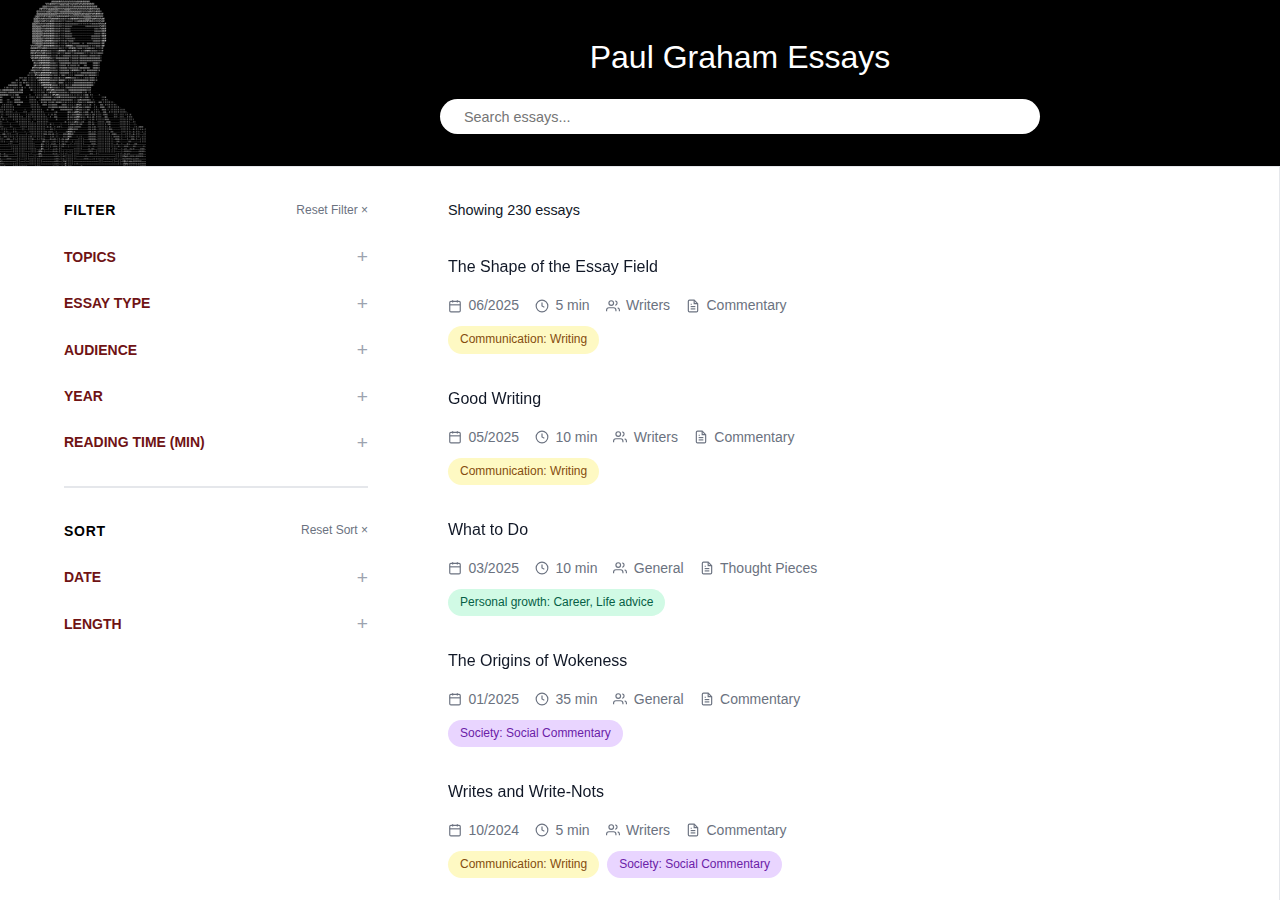
<file: index.html>
<!DOCTYPE HTML>
<html>
<head>
    <meta charset="UTF-8">
    <meta name="viewport" content="width=device-width, initial-scale=1.0">
    <title>Paul Graham Essays</title>
    <link rel="stylesheet" href="style.css">
</head>
<body>
    <header>
        <div class="header-content">
            <img src="paulgraham-ascii.png" alt="Paul Graham ASCII Art" class="header-image">
            <div class="header-text-content">
                <h1>Paul Graham Essays</h1>
                <div class="search-container">
                    <input type="text" class="search-bar" placeholder="Search essays...">
                    <span class="search-clear" onclick="clearSearch()">×</span>
                </div>
            </div>
        </div>
    </header>

    <div class="main-content">
        <div class="filters-sidebar">
            <div class="section-divider">
                <h3 class="section-title">Filter</h3>
                <span class="reset-filters-btn" onclick="resetFilters()">Reset Filter ×</span>
            </div>

            <div class="filter-group filter-section">
                <label class="filter-label collapsed" onclick="toggleFilterSection(this)">Topics</label>
                <div class="filter-content collapsed">
                    <div id="topicTree" class="topic-tree"></div>
                </div>
            </div>

            <div class="filter-group filter-section">
                <label class="filter-label collapsed" onclick="toggleFilterSection(this)">Essay Type</label>
                <div class="filter-content collapsed">
                    <div id="essayTypeTree" class="topic-tree"></div>
                </div>
            </div>

            <div class="filter-group filter-section">
                <label class="filter-label collapsed" onclick="toggleFilterSection(this)">Audience</label>
                <div class="filter-content collapsed">
                    <div id="audienceTree" class="topic-tree"></div>
                </div>
            </div>

            <div class="filter-group filter-section">
                <label class="filter-label collapsed" onclick="toggleFilterSection(this)">Year</label>
                <div class="filter-content collapsed">
                    <div class="range-slider-container">
                        <div class="range-values">
                            <span>Min: <span class="range-value" id="yearMinValue">1996</span></span>
                            <span>Max: <span class="range-value" id="yearMaxValue">2025</span></span>
                        </div>
                        <div class="dual-range-wrapper">
                            <div class="range-track-bg"></div>
                            <div class="range-track-fill" id="yearRangeTrack"></div>
                            <input type="range" id="yearMinSlider" class="range-input range-min" min="1996" max="2025" value="1996" step="1">
                            <input type="range" id="yearMaxSlider" class="range-input range-max" min="1996" max="2025" value="2025" step="1">
                        </div>
                    </div>
                </div>
            </div>

            <div class="filter-group filter-section">
                <label class="filter-label collapsed" onclick="toggleFilterSection(this)">Reading Time (min)</label>
                <div class="filter-content collapsed">
                    <div class="range-slider-container">
                        <div class="range-values">
                            <span>Min: <span class="range-value" id="timeMinValue">0</span></span>
                            <span>Max: <span class="range-value" id="timeMaxValue">70</span></span>
                        </div>
                        <div class="dual-range-wrapper">
                            <div class="range-track-bg"></div>
                            <div class="range-track-fill" id="timeRangeTrack"></div>
                            <input type="range" id="timeMinSlider" class="range-input range-min" min="0" max="70" value="0" step="5">
                            <input type="range" id="timeMaxSlider" class="range-input range-max" min="0" max="70" value="70" step="5">
                        </div>
                    </div>
                </div>
            </div>

            <div class="section-divider">
                <h3 class="section-title">Sort</h3>
                <span class="reset-filters-btn" onclick="resetSort()">Reset Sort ×</span>
            </div>

            <div class="filter-group sort-section">
                <label class="filter-label collapsed" onclick="toggleFilterSection(this)">Date</label>
                <div class="filter-content collapsed">
                    <div class="topic-tree" id="dateSortTree">
                        <div class="tree-item" onclick="setSortOption('date-desc')">
                            <span class="tree-item-label">Newest to Oldest</span>
                        </div>
                        <div class="tree-item" onclick="setSortOption('date-asc')">
                            <span class="tree-item-label">Oldest to Newest</span>
                        </div>
                    </div>
                </div>
            </div>

            <div class="filter-group sort-section">
                <label class="filter-label collapsed" onclick="toggleFilterSection(this)">Length</label>
                <div class="filter-content collapsed">
                    <div class="topic-tree" id="lengthSortTree">
                        <div class="tree-item" onclick="setSortOption('length-desc')">
                            <span class="tree-item-label">Longest to Shortest</span>
                        </div>
                        <div class="tree-item" onclick="setSortOption('length-asc')">
                            <span class="tree-item-label">Shortest to Longest</span>
                        </div>
                    </div>
                </div>
            </div>
        </div>

        <div class="middle-pane">
            <div class="essay-count" id="essayCount"></div>
            <div id="essayList"></div>
        </div>

        <div class="right-pane" id="rightPane">
            <div class="preview-header" id="previewHeader"></div>
            <div class="preview-container" id="previewContainer"></div>
        </div>
    </div>

    <script>
        // ========== PREVIEW FUNCTIONS ==========

        let currentlySelectedEssay = null;

        function togglePreview(essay, titleElement) {
            const rightPane = document.getElementById('rightPane');
            const previewHeader = document.getElementById('previewHeader');
            const previewContainer = document.getElementById('previewContainer');

            // If clicking the same essay, close the preview
            if (currentlySelectedEssay && currentlySelectedEssay.Title === essay.Title) {
                rightPane.classList.remove('visible');
                currentlySelectedEssay = null;
                previewHeader.innerHTML = '';
                // Remove selected class from all essay items
                document.querySelectorAll('.essay-item').forEach(item => item.classList.remove('selected'));
            } else {
                // Remove selected class from all essay items
                document.querySelectorAll('.essay-item').forEach(item => item.classList.remove('selected'));
                // Add selected class to clicked item
                if (titleElement) {
                    const essayItem = titleElement.closest('.essay-item');
                    if (essayItem) {
                        essayItem.classList.add('selected');
                    }
                }

                // Add "Go to Original Essay" button in header
                previewHeader.innerHTML = `
                    <a href="${essay.URL}" target="_blank" class="go-to-original-btn">
                        Go to Original Essay
                    </a>
                `;

                // Open preview with new essay
                // Only apply left offset for paulgraham.com URLs
                const isPaulGrahamSite = essay.URL.includes('paulgraham.com');
                const iframeClass = isPaulGrahamSite ? 'preview-iframe' : 'preview-iframe-no-offset';
                previewContainer.innerHTML = `<iframe class="${iframeClass}" src="${essay.URL}"></iframe>`;

                // Listen for iframe navigation to block it and show a message
                const iframe = previewContainer.querySelector('iframe');
                let isInitialLoad = true;

                iframe.addEventListener('load', function() {
                    // Skip the initial load
                    if (isInitialLoad) {
                        isInitialLoad = false;
                        return;
                    }

                    // User clicked a link - replace iframe with message
                    previewContainer.innerHTML = `
                        <div style="display: flex; align-items: center; justify-content: center; height: 100%; background: #f9fafb; color: #6b7280; font-size: 1.1rem; padding: 2rem; text-align: center;">
                            To navigate to other links, please open the original essay in a new tab.
                        </div>
                    `;
                });

                rightPane.classList.add('visible');
                currentlySelectedEssay = essay;
            }
        }

        function closePreview() {
            const rightPane = document.getElementById('rightPane');
            const previewHeader = document.getElementById('previewHeader');
            rightPane.classList.remove('visible');
            currentlySelectedEssay = null;
            previewHeader.innerHTML = '';
            // Remove selected class from all essay items
            document.querySelectorAll('.essay-item').forEach(item => item.classList.remove('selected'));
        }

        // ========== FILTER SECTION COLLAPSE ==========

        function toggleFilterSection(labelElement) {
            const content = labelElement.nextElementSibling;
            labelElement.classList.toggle('collapsed');
            content.classList.toggle('collapsed');
        }

        // ========== LIST RENDERING ==========

        let allEssays = [];
        let primarySort = 'date-desc'; // Primary sort criterion
        let secondarySort = null; // Secondary sort criterion
        let userHasSelectedSort = false; // Track if user explicitly selected a sort option
        let selectedTopicPaths = []; // Tracks multiple selected topic paths [[topic, category, item], ...]
        let selectedEssayTypes = []; // Tracks multiple selected essay types
        let selectedAudiences = []; // Tracks multiple selected audiences
        let yearMin = 1996;
        let yearMax = 2025;
        let timeMin = 0;
        let timeMax = 60;
        let searchQuery = '';
        let idfScores = {}; // Pre-computed IDF scores for all terms
        let essayContent = null; // Essay content loaded on page load
        let invertedIndex = {}; // Maps terms to essay IDs containing them (for fast search)
        let searchDebounceTimer = null; // Timer for debounced search

        // ========== TF-IDF FUNCTIONS ==========

        /**
         * Tokenize text: lowercase, split on non-alphanumeric, filter empty
         */
        function tokenize(text) {
            return text
                .toLowerCase()
                .split(/[^a-z0-9]+/)
                .filter(token => token.length > 0);
        }

        /**
         * Compute IDF scores for all terms in the corpus
         * IDF(term) = log(N / df) where N = total docs, df = docs containing term
         * Uses title + content
         */
        function computeIDF(essays) {
            const N = essays.length;
            const termDocFreq = {}; // term -> number of documents containing it

            // Count document frequency for each term
            essays.forEach(essay => {
                let allTokens = new Set(tokenize(essay.Title));

                // Include content if available
                if (essayContent) {
                    const contentEntry = essayContent.find(c => c.ID === essay.ID);
                    if (contentEntry && contentEntry.Content) {
                        const contentTokens = tokenize(contentEntry.Content);
                        contentTokens.forEach(token => allTokens.add(token));
                    }
                }

                // Use Set to count each term once per doc
                allTokens.forEach(token => {
                    termDocFreq[token] = (termDocFreq[token] || 0) + 1;
                });
            });

            // Compute IDF for each term
            const idf = {};
            for (const term in termDocFreq) {
                idf[term] = Math.log(N / termDocFreq[term]);
            }

            return idf;
        }

        /**
         * Build inverted index: maps each term to list of essay IDs containing it
         * This allows us to quickly find which essays contain query terms
         */
        function buildInvertedIndex(essays) {
            const index = {};

            essays.forEach(essay => {
                const titleTokens = new Set(tokenize(essay.Title));

                // Add content tokens if available
                if (essayContent) {
                    const contentEntry = essayContent.find(c => c.ID === essay.ID);
                    if (contentEntry && contentEntry.Content) {
                        const contentTokens = tokenize(contentEntry.Content);
                        contentTokens.forEach(token => titleTokens.add(token));
                    }
                }

                // For each unique token in this essay, add essay ID to index
                titleTokens.forEach(token => {
                    if (!index[token]) {
                        index[token] = [];
                    }
                    index[token].push(essay.ID);
                });
            });

            return index;
        }

        /**
         * Compute TF-IDF score for a query against a document
         * Returns weighted sum of (TF * IDF) for title and content
         * Title matches are weighted 30x more than content matches
         */
        function computeTFIDF(query, essay) {
            const queryTokens = tokenize(query);
            if (queryTokens.length === 0) return 0;

            // Compute TF for title
            const titleTokens = tokenize(essay.Title);
            const titleTF = {};
            titleTokens.forEach(token => {
                titleTF[token] = (titleTF[token] || 0) + 1;
            });

            // Compute TF-IDF score for title (weighted 3x)
            let titleScore = 0;
            queryTokens.forEach(queryTerm => {
                const termFreq = titleTF[queryTerm] || 0;
                const idf = idfScores[queryTerm] || 0;
                titleScore += termFreq * idf;
            });

            // Also search content
            let contentScore = 0;
            if (essayContent) {
                const contentEntry = essayContent.find(c => c.ID === essay.ID);
                if (contentEntry && contentEntry.Content) {
                    const contentTokens = tokenize(contentEntry.Content);
                    const contentTF = {};
                    contentTokens.forEach(token => {
                        contentTF[token] = (contentTF[token] || 0) + 1;
                    });

                    queryTokens.forEach(queryTerm => {
                        const termFreq = contentTF[queryTerm] || 0;
                        const idf = idfScores[queryTerm] || 0;
                        contentScore += termFreq * idf;
                    });
                }
            }

            // Return weighted score: title * 30 + content * 1
            return (titleScore * 30) + contentScore;
        }

        /**
         * Get candidate essays that might match the query using inverted index
         * Only searches essays that contain at least one query term
         */
        function getCandidateEssays(query, allEssays) {
            const queryTokens = tokenize(query);
            if (queryTokens.length === 0) return [];

            // Get all essay IDs that contain at least one query term
            const candidateIDs = new Set();
            queryTokens.forEach(token => {
                const essayIDs = invertedIndex[token] || [];
                essayIDs.forEach(id => candidateIDs.add(id));
            });

            // Return only essays with matching IDs
            return allEssays.filter(essay => candidateIDs.has(essay.ID));
        }

        function setSortOption(sortType) {
            const clickedItem = event.target.closest('.tree-item');
            const sortCategory = sortType.startsWith('date') ? 'date' : 'length';

            // Check if clicking on already selected sort to deselect it
            if (sortType === primarySort && userHasSelectedSort) {
                // Deselecting primary (only if it was already explicitly selected)
                if (secondarySort) {
                    primarySort = secondarySort;
                    secondarySort = null;
                } else {
                    // No secondary, reset to default and mark as not user-selected
                    primarySort = 'date-desc';
                    userHasSelectedSort = false;
                }
            } else if (sortType === secondarySort) {
                // Deselecting secondary
                secondarySort = null;
            } else {
                // Selecting a new sort option
                const wasUserSelected = userHasSelectedSort;
                userHasSelectedSort = true;

                // Determine if this becomes primary or secondary
                const primaryCategory = primarySort.startsWith('date') ? 'date' : 'length';

                if (!wasUserSelected || sortCategory === primaryCategory) {
                    // First explicit selection or clicking within same category - make it primary
                    primarySort = sortType;
                } else {
                    // Clicking different category - make it secondary
                    secondarySort = sortType;
                }
            }

            // Update the UI
            updateSortBadges();
            applySortAndFilter();
        }

        function updateSortBadges() {
            // Remove all badges and selected states
            document.querySelectorAll('#dateSortTree .tree-item, #lengthSortTree .tree-item').forEach(item => {
                item.classList.remove('selected');
                const existingBadge = item.querySelector('.sort-number');
                if (existingBadge) {
                    existingBadge.remove();
                }
            });

            // Only show badges if user has explicitly selected a sort option
            if (!userHasSelectedSort) {
                return;
            }

            // Add badge to primary sort
            if (primarySort) {
                const primaryItem = findSortItem(primarySort);
                if (primaryItem) {
                    primaryItem.classList.add('selected');
                    const badge = document.createElement('span');
                    badge.className = 'sort-number';
                    badge.textContent = '1';
                    primaryItem.querySelector('.tree-item-label').appendChild(badge);
                }
            }

            // Add badge to secondary sort
            if (secondarySort) {
                const secondaryItem = findSortItem(secondarySort);
                if (secondaryItem) {
                    secondaryItem.classList.add('selected');
                    const badge = document.createElement('span');
                    badge.className = 'sort-number';
                    badge.textContent = '2';
                    secondaryItem.querySelector('.tree-item-label').appendChild(badge);
                }
            }
        }

        function findSortItem(sortType) {
            const allSortItems = document.querySelectorAll('#dateSortTree .tree-item, #lengthSortTree .tree-item');
            for (let item of allSortItems) {
                if (item.getAttribute('onclick')?.includes(sortType)) {
                    return item;
                }
            }
            return null;
        }

        function applySortAndFilter() {
            let essays = [...allEssays];

            // Filter by topic tree selection - match ANY selected path
            if (selectedTopicPaths.length > 0) {
                essays = essays.filter(essay => essayMatchesTopicPaths(essay, selectedTopicPaths));
            }

            // Filter by essay type - match ANY selected type
            if (selectedEssayTypes.length > 0) {
                essays = essays.filter(essay =>
                    essay.EssayType && selectedEssayTypes.some(type => essay.EssayType.includes(type))
                );
            }

            // Filter by audience - match ANY selected audience
            if (selectedAudiences.length > 0) {
                essays = essays.filter(essay =>
                    essay.Audience && selectedAudiences.some(aud => essay.Audience.includes(aud))
                );
            }

            // Filter by year range
            essays = essays.filter(essay => essay.Year >= yearMin && essay.Year <= yearMax);

            // Filter by reading time range
            essays = essays.filter(essay => essay.ReadingTime >= timeMin && essay.ReadingTime <= timeMax);

            // Filter by search query and compute TF-IDF scores
            const hasSearchQuery = searchQuery.trim() !== '';
            if (hasSearchQuery) {
                // Use inverted index to get only candidate essays (essays containing query terms)
                const candidates = getCandidateEssays(searchQuery, essays);

                // Compute TF-IDF scores only for candidates
                const scoredEssays = candidates.map(essay => {
                    const score = computeTFIDF(searchQuery, essay);
                    essay._tfidfScore = score;
                    return essay;
                }).filter(essay => essay._tfidfScore > 0);

                essays = scoredEssays;
            }

            // Sort - with primary and secondary criteria
            essays.sort((a, b) => {
                // If there's a search query and no manual sort selected, sort by TF-IDF score
                if (hasSearchQuery && !userHasSelectedSort) {
                    const scoreA = a._tfidfScore || 0;
                    const scoreB = b._tfidfScore || 0;
                    if (scoreB !== scoreA) {
                        return scoreB - scoreA; // Higher scores first
                    }
                    // If TF-IDF scores are equal, fall through to default date sorting
                }

                // Apply primary sort
                let primaryResult = 0;
                switch(primarySort) {
                    case 'date-desc':
                        primaryResult = b.Year - a.Year;
                        // If same year, sort by month
                        if (primaryResult === 0) {
                            primaryResult = (b.Month || 0) - (a.Month || 0);
                        }
                        break;
                    case 'date-asc':
                        primaryResult = a.Year - b.Year;
                        // If same year, sort by month
                        if (primaryResult === 0) {
                            primaryResult = (a.Month || 0) - (b.Month || 0);
                        }
                        break;
                    case 'length-desc':
                        primaryResult = b.WordCount - a.WordCount;
                        break;
                    case 'length-asc':
                        primaryResult = a.WordCount - b.WordCount;
                        break;
                }

                // If primary sort values are equal and there's a secondary sort, apply it
                if (primaryResult === 0 && secondarySort) {
                    switch(secondarySort) {
                        case 'date-desc':
                            const yearDiff = b.Year - a.Year;
                            if (yearDiff === 0) {
                                return (b.Month || 0) - (a.Month || 0);
                            }
                            return yearDiff;
                        case 'date-asc':
                            const yearDiffAsc = a.Year - b.Year;
                            if (yearDiffAsc === 0) {
                                return (a.Month || 0) - (b.Month || 0);
                            }
                            return yearDiffAsc;
                        case 'length-desc':
                            return b.WordCount - a.WordCount;
                        case 'length-asc':
                            return a.WordCount - b.WordCount;
                    }
                }

                return primaryResult;
            });

            renderList(essays);
            updateFilterCounts(essays);
        }

        // ========== UPDATE FILTER COUNTS ==========

        /**
         * Helper function to check if an essay matches the selected topic paths
         */
        function essayMatchesTopicPaths(essay, paths) {
            return paths.some(selectedPath => {
                return essay.Topics.some(t => {
                    const [topic, secondLevel, thirdLevel] = selectedPath;

                    if (t.topic !== topic) return false;
                    if (!secondLevel) return true;

                    if (!thirdLevel) {
                        if (t.subtopics) {
                            return t.subtopics.some(subObj => {
                                if (!subObj.category && subObj.items && subObj.items.includes(secondLevel)) {
                                    return true;
                                }
                                if (subObj.category === secondLevel) {
                                    return true;
                                }
                                return false;
                            });
                        }
                        return false;
                    } else {
                        if (t.subtopics) {
                            return t.subtopics.some(subObj => {
                                return subObj.category === secondLevel &&
                                       subObj.items &&
                                       subObj.items.includes(thirdLevel);
                            });
                        }
                        return false;
                    }
                });
            });
        }

        function updateFilterCounts(filteredEssays) {
            // For topic counts: exclude topic filters, include everything else
            let essaysForTopicCounts = [...allEssays];

            // Apply essay type filters
            if (selectedEssayTypes.length > 0) {
                essaysForTopicCounts = essaysForTopicCounts.filter(essay =>
                    essay.EssayType && selectedEssayTypes.some(type => essay.EssayType.includes(type))
                );
            }

            // Apply audience filters
            if (selectedAudiences.length > 0) {
                essaysForTopicCounts = essaysForTopicCounts.filter(essay =>
                    essay.Audience && selectedAudiences.some(aud => essay.Audience.includes(aud))
                );
            }

            // Apply year and reading time filters
            essaysForTopicCounts = essaysForTopicCounts.filter(essay =>
                essay.Year >= yearMin && essay.Year <= yearMax &&
                essay.ReadingTime >= timeMin && essay.ReadingTime <= timeMax
            );

            // Apply search filter using inverted index
            if (searchQuery.trim() !== '') {
                const candidates = getCandidateEssays(searchQuery, essaysForTopicCounts);
                essaysForTopicCounts = candidates.filter(essay => {
                    return computeTFIDF(searchQuery, essay) > 0;
                });
            }

            // Count essays for each topic/category/item
            // Use a Set to ensure each essay is only counted once per filter key
            const topicCounts = {};
            essaysForTopicCounts.forEach(essay => {
                const countedKeys = new Set(); // Track what we've counted for this essay

                essay.Topics.forEach(t => {
                    const topicName = t.topic;

                    // Only count each essay once per topic
                    if (!countedKeys.has(topicName)) {
                        topicCounts[topicName] = (topicCounts[topicName] || 0) + 1;
                        countedKeys.add(topicName);
                    }

                    if (t.subtopics) {
                        t.subtopics.forEach(subObj => {
                            if (subObj.category && subObj.items) {
                                const categoryKey = `${topicName}|${subObj.category}`;

                                // Only count each essay once per category
                                if (!countedKeys.has(categoryKey)) {
                                    topicCounts[categoryKey] = (topicCounts[categoryKey] || 0) + 1;
                                    countedKeys.add(categoryKey);
                                }

                                subObj.items.forEach(item => {
                                    const itemKey = `${topicName}|${subObj.category}|${item}`;

                                    // Only count each essay once per item
                                    if (!countedKeys.has(itemKey)) {
                                        topicCounts[itemKey] = (topicCounts[itemKey] || 0) + 1;
                                        countedKeys.add(itemKey);
                                    }
                                });
                            } else if (subObj.items) {
                                subObj.items.forEach(item => {
                                    const itemKey = `${topicName}|${item}`;

                                    // Only count each essay once per item
                                    if (!countedKeys.has(itemKey)) {
                                        topicCounts[itemKey] = (topicCounts[itemKey] || 0) + 1;
                                        countedKeys.add(itemKey);
                                    }
                                });
                            }
                        });
                    }
                });
            });

            // Update topic tree badges
            document.querySelectorAll('#topicTree .tree-item[data-filter-key]').forEach(item => {
                const filterKey = item.getAttribute('data-filter-key');
                const badge = item.querySelector('.count-badge');
                if (filterKey && badge) {
                    badge.textContent = topicCounts[filterKey] || 0;
                }
            });

            // For essay type counts: exclude essay type filters, include everything else
            let essaysForTypeCounts = [...allEssays];

            // Apply topic filters
            if (selectedTopicPaths.length > 0) {
                essaysForTypeCounts = essaysForTypeCounts.filter(essay => essayMatchesTopicPaths(essay, selectedTopicPaths));
            }

            // Apply audience filters
            if (selectedAudiences.length > 0) {
                essaysForTypeCounts = essaysForTypeCounts.filter(essay =>
                    essay.Audience && selectedAudiences.some(aud => essay.Audience.includes(aud))
                );
            }

            // Apply year and reading time filters
            essaysForTypeCounts = essaysForTypeCounts.filter(essay =>
                essay.Year >= yearMin && essay.Year <= yearMax &&
                essay.ReadingTime >= timeMin && essay.ReadingTime <= timeMax
            );

            // Apply search filter using inverted index
            if (searchQuery.trim() !== '') {
                const candidates = getCandidateEssays(searchQuery, essaysForTypeCounts);
                essaysForTypeCounts = candidates.filter(essay => {
                    return computeTFIDF(searchQuery, essay) > 0;
                });
            }

            // Count essays for each essay type
            // Use a Set to ensure each essay is only counted once per type
            const typeCounts = {};
            essaysForTypeCounts.forEach(essay => {
                if (essay.EssayType) {
                    const countedTypes = new Set();
                    essay.EssayType.forEach(type => {
                        const typeKey = `type:${type}`;
                        if (!countedTypes.has(typeKey)) {
                            typeCounts[typeKey] = (typeCounts[typeKey] || 0) + 1;
                            countedTypes.add(typeKey);
                        }
                    });
                }
            });

            // Update essay type badges
            document.querySelectorAll('#essayTypeTree .tree-item[data-filter-key]').forEach(item => {
                const filterKey = item.getAttribute('data-filter-key');
                const badge = item.querySelector('.count-badge');
                if (filterKey && badge) {
                    badge.textContent = typeCounts[filterKey] || 0;
                }
            });

            // For audience counts: exclude audience filters, include everything else
            let essaysForAudienceCounts = [...allEssays];

            // Apply topic filters
            if (selectedTopicPaths.length > 0) {
                essaysForAudienceCounts = essaysForAudienceCounts.filter(essay => essayMatchesTopicPaths(essay, selectedTopicPaths));
            }

            // Apply essay type filters
            if (selectedEssayTypes.length > 0) {
                essaysForAudienceCounts = essaysForAudienceCounts.filter(essay =>
                    essay.EssayType && selectedEssayTypes.some(type => essay.EssayType.includes(type))
                );
            }

            // Apply year and reading time filters
            essaysForAudienceCounts = essaysForAudienceCounts.filter(essay =>
                essay.Year >= yearMin && essay.Year <= yearMax &&
                essay.ReadingTime >= timeMin && essay.ReadingTime <= timeMax
            );

            // Apply search filter using inverted index
            if (searchQuery.trim() !== '') {
                const candidates = getCandidateEssays(searchQuery, essaysForAudienceCounts);
                essaysForAudienceCounts = candidates.filter(essay => {
                    return computeTFIDF(searchQuery, essay) > 0;
                });
            }

            // Count essays for each audience
            // Use a Set to ensure each essay is only counted once per audience
            const audienceCounts = {};
            essaysForAudienceCounts.forEach(essay => {
                if (essay.Audience) {
                    const countedAudiences = new Set();
                    essay.Audience.forEach(aud => {
                        const audKey = `audience:${aud}`;
                        if (!countedAudiences.has(audKey)) {
                            audienceCounts[audKey] = (audienceCounts[audKey] || 0) + 1;
                            countedAudiences.add(audKey);
                        }
                    });
                }
            });

            // Update audience badges
            document.querySelectorAll('#audienceTree .tree-item[data-filter-key]').forEach(item => {
                const filterKey = item.getAttribute('data-filter-key');
                const badge = item.querySelector('.count-badge');
                if (filterKey && badge) {
                    badge.textContent = audienceCounts[filterKey] || 0;
                }
            });
        }

        // ========== TOPIC TREE FUNCTIONS ==========

        function createTreeItem(label, count, level, onClick, dataKey = null) {
            const item = document.createElement('div');
            item.className = 'tree-item';
            if (level > 1) {
                item.classList.add(`tree-level-${level}`);
            }

            // Add data attribute for easier lookup
            if (dataKey) {
                item.setAttribute('data-filter-key', dataKey);
            }

            const labelSpan = document.createElement('span');
            labelSpan.className = 'tree-item-label';
            labelSpan.textContent = label;

            const badge = document.createElement('span');
            badge.className = 'count-badge';
            badge.textContent = count;

            item.appendChild(labelSpan);
            item.appendChild(badge);
            item.onclick = (e) => {
                e.stopPropagation();
                onClick();
            };

            return item;
        }

        // ========== PATH HELPER FUNCTIONS ==========

        function pathsEqual(path1, path2) {
            return path1.length === path2.length &&
                   path1.every((item, i) => item === path2[i]);
        }

        function isAncestor(ancestorPath, childPath) {
            // An ancestor is shorter and matches the beginning of the child
            return childPath.length > ancestorPath.length &&
                   ancestorPath.every((item, i) => item === childPath[i]);
        }

        function isDescendant(descendantPath, parentPath) {
            // A descendant is longer and the parent matches its beginning
            return descendantPath.length > parentPath.length &&
                   parentPath.every((item, i) => item === descendantPath[i]);
        }

        // ========== TOPIC SELECTION HANDLERS ==========

        function handleTopicClick(topicName) {
            // Toggle expansion
            const childrenContainer = document.getElementById(`children-${topicName}`);
            childrenContainer.classList.toggle('expanded');

            // Toggle selection
            const path = [topicName];
            toggleTopicSelection(path);
        }

        function handleCategoryClick(topicName, categoryName) {
            // Toggle expansion
            const childrenContainer = document.getElementById(`children-${topicName}-${categoryName}`);
            childrenContainer.classList.toggle('expanded');

            // Toggle selection
            const path = [topicName, categoryName];
            toggleTopicSelection(path);
        }

        function handleDirectItemClick(topicName, itemName) {
            // For two-level structure (no category) - toggle selection
            const path = [topicName, itemName];
            toggleTopicSelection(path);
        }

        function handleItemClick(topicName, categoryName, itemName) {
            // For three-level structure (with category) - toggle selection
            const path = [topicName, categoryName, itemName];
            toggleTopicSelection(path);
        }

        function toggleTopicSelection(path) {
            const isSelected = selectedTopicPaths.some(p => pathsEqual(p, path));
            const hasDescendants = selectedTopicPaths.some(p => isDescendant(p, path));

            if (isSelected || hasDescendants) {
                // DESELECTING: Remove this path and all its descendants
                selectedTopicPaths = selectedTopicPaths.filter(p =>
                    !pathsEqual(p, path) && !isDescendant(p, path)
                );

                // Collapse all children containers under this path
                collapseChildrenContainers(path);

                // If this path has a parent and no other children remain under that parent,
                // re-select the parent
                if (path.length > 1) {
                    const parentPath = path.slice(0, -1);
                    const hasOtherChildren = selectedTopicPaths.some(p => isDescendant(p, parentPath));

                    if (!hasOtherChildren) {
                        selectedTopicPaths.push(parentPath);
                    }
                }
            } else {
                // SELECTING: Remove any ancestors or descendants first, then add this path
                selectedTopicPaths = selectedTopicPaths.filter(p =>
                    !isAncestor(p, path) && !isDescendant(p, path)
                );
                selectedTopicPaths.push(path);
            }

            updateTreeSelection();
            applySortAndFilter();
        }

        function collapseChildrenContainers(path) {
            // Collapse the children container for this path and all descendants
            if (path.length === 1) {
                // Topic level: collapse children-{topicName}
                const container = document.getElementById(`children-${path[0]}`);
                if (container) {
                    container.classList.remove('expanded');
                }
                // Also collapse all nested children under this topic
                const allContainers = document.querySelectorAll(`[id^="children-${path[0]}-"]`);
                allContainers.forEach(c => c.classList.remove('expanded'));
            } else if (path.length === 2) {
                // Category level: collapse children-{topicName}-{categoryName}
                const container = document.getElementById(`children-${path[0]}-${path[1]}`);
                if (container) {
                    container.classList.remove('expanded');
                }
            }
            // For item level (length === 3), there are no children to collapse
        }

        function updateTreeSelection() {
            // Remove all selected states from filter items only (not sort items)
            document.querySelectorAll('#topicTree .tree-item, #essayTypeTree .tree-item, #audienceTree .tree-item').forEach(el => {
                el.classList.remove('selected');
            });

            // Add selected state to topic items
            if (selectedTopicPaths.length > 0) {
                const topicItems = document.querySelectorAll('#topicTree .tree-item');
                topicItems.forEach(item => {
                    const label = item.querySelector('.tree-item-label').textContent;
                    // Check if this label is in any of the selected paths
                    const isSelected = selectedTopicPaths.some(path => path.includes(label));
                    if (isSelected) {
                        item.classList.add('selected');
                    }
                });
            }

            // Update essay type selection
            if (selectedEssayTypes.length > 0) {
                const essayTypeItems = document.querySelectorAll('#essayTypeTree .tree-item');
                essayTypeItems.forEach(item => {
                    const label = item.querySelector('.tree-item-label').textContent;
                    if (selectedEssayTypes.includes(label)) {
                        item.classList.add('selected');
                    }
                });
            }

            // Update audience selection
            if (selectedAudiences.length > 0) {
                const audienceItems = document.querySelectorAll('#audienceTree .tree-item');
                audienceItems.forEach(item => {
                    const label = item.querySelector('.tree-item-label').textContent;
                    if (selectedAudiences.includes(label)) {
                        item.classList.add('selected');
                    }
                });
            }
        }

        function handleEssayTypeClick(essayType) {
            // Toggle selection
            const index = selectedEssayTypes.indexOf(essayType);
            if (index >= 0) {
                selectedEssayTypes.splice(index, 1);
            } else {
                selectedEssayTypes.push(essayType);
            }
            updateTreeSelection();
            applySortAndFilter();
        }

        function handleAudienceClick(audience) {
            // Toggle selection
            const index = selectedAudiences.indexOf(audience);
            if (index >= 0) {
                selectedAudiences.splice(index, 1);
            } else {
                selectedAudiences.push(audience);
            }
            updateTreeSelection();
            applySortAndFilter();
        }

        // ========== RESET FILTERS ==========

        function resetFilters() {
            // Clear all selections
            selectedTopicPaths = [];
            selectedEssayTypes = [];
            selectedAudiences = [];

            // Reset range sliders to full range
            const yearMinSlider = document.getElementById('yearMinSlider');
            const yearMaxSlider = document.getElementById('yearMaxSlider');
            const timeMinSlider = document.getElementById('timeMinSlider');
            const timeMaxSlider = document.getElementById('timeMaxSlider');

            if (yearMinSlider) {
                const minYear = parseInt(yearMinSlider.min);
                const maxYear = parseInt(yearMaxSlider.max);
                yearMin = minYear;
                yearMax = maxYear;
                yearMinSlider.value = yearMin;
                yearMaxSlider.value = yearMax;
                document.getElementById('yearMinValue').textContent = yearMin;
                document.getElementById('yearMaxValue').textContent = yearMax;
                updateRangeFill('year', minYear, maxYear);
            }

            if (timeMinSlider) {
                const minTime = parseInt(timeMinSlider.min);
                const maxTime = parseInt(timeMaxSlider.max);
                timeMin = minTime;
                timeMax = maxTime;
                timeMinSlider.value = timeMin;
                timeMaxSlider.value = timeMax;
                document.getElementById('timeMinValue').textContent = timeMin;
                document.getElementById('timeMaxValue').textContent = timeMax;
                updateRangeFill('time', minTime, maxTime);
            }

            // Collapse only filter sections (not sort sections)
            document.querySelectorAll('.filter-section .filter-label').forEach(label => {
                label.classList.add('collapsed');
                label.nextElementSibling.classList.add('collapsed');
            });

            // Collapse all expanded categories in the topic tree
            document.querySelectorAll('[id^="children-"]').forEach(container => {
                container.classList.remove('expanded');
            });

            // Update UI and apply filters
            updateTreeSelection();
            applySortAndFilter();
        }

        function resetSort() {
            // Reset to default sort (newest first)
            primarySort = 'date-desc';
            secondarySort = null;
            userHasSelectedSort = false; // Mark as not user-selected

            // Collapse only sort sections (not filter sections)
            document.querySelectorAll('.sort-section .filter-label').forEach(label => {
                label.classList.add('collapsed');
                label.nextElementSibling.classList.add('collapsed');
            });

            // Update UI and apply sort
            updateSortBadges();
            applySortAndFilter();
        }

        function clearSearch() {
            // Clear the search input
            const searchBar = document.querySelector('.search-bar');
            const searchClear = document.querySelector('.search-clear');

            searchBar.value = '';
            searchQuery = '';
            searchClear.classList.remove('visible');

            // Reset sort selection when clearing search
            if (userHasSelectedSort) {
                userHasSelectedSort = false;
                primarySort = 'date-desc';
                secondarySort = null;
                updateSortBadges();
            }

            // Re-apply filters without search
            applySortAndFilter();
        }

        // ========== RANGE SLIDER FUNCTIONS ==========

        /**
         * Helper function to setup a single range slider with event listeners
         */
        function setupRangeSlider(sliderId, type, isMin, globalMin, globalMax) {
            const slider = document.getElementById(sliderId);
            const valueDisplayId = type === 'year'
                ? (isMin ? 'yearMinValue' : 'yearMaxValue')
                : (isMin ? 'timeMinValue' : 'timeMaxValue');

            slider.addEventListener('input', (e) => {
                const value = parseInt(e.target.value);

                if (isMin) {
                    const currentMax = type === 'year' ? yearMax : timeMax;
                    if (value <= currentMax) {
                        if (type === 'year') {
                            yearMin = value;
                        } else {
                            timeMin = value;
                        }
                        document.getElementById(valueDisplayId).textContent = value;
                        updateRangeFill(type, globalMin, globalMax);
                        applySortAndFilter();
                    } else {
                        e.target.value = currentMax;
                    }
                } else {
                    const currentMin = type === 'year' ? yearMin : timeMin;
                    if (value >= currentMin) {
                        if (type === 'year') {
                            yearMax = value;
                        } else {
                            timeMax = value;
                        }
                        document.getElementById(valueDisplayId).textContent = value;
                        updateRangeFill(type, globalMin, globalMax);
                        applySortAndFilter();
                    } else {
                        e.target.value = currentMin;
                    }
                }
            });
        }

        function initRangeSliders() {
            // Calculate min and max from the data
            const years = allEssays.map(e => e.Year);
            const times = allEssays.map(e => e.ReadingTime);

            const minYear = Math.min(...years);
            const maxYear = Math.max(...years);
            const minTime = Math.min(...times);
            const maxTime = Math.max(...times);

            // Update slider attributes
            document.getElementById('yearMinSlider').min = minYear;
            document.getElementById('yearMinSlider').max = maxYear;
            document.getElementById('yearMinSlider').value = minYear;
            document.getElementById('yearMaxSlider').min = minYear;
            document.getElementById('yearMaxSlider').max = maxYear;
            document.getElementById('yearMaxSlider').value = maxYear;

            document.getElementById('timeMinSlider').min = minTime;
            document.getElementById('timeMinSlider').max = maxTime;
            document.getElementById('timeMinSlider').value = minTime;
            document.getElementById('timeMaxSlider').min = minTime;
            document.getElementById('timeMaxSlider').max = maxTime;
            document.getElementById('timeMaxSlider').value = maxTime;

            // Update global variables
            yearMin = minYear;
            yearMax = maxYear;
            timeMin = minTime;
            timeMax = maxTime;

            // Update displayed values
            document.getElementById('yearMinValue').textContent = minYear;
            document.getElementById('yearMaxValue').textContent = maxYear;
            document.getElementById('timeMinValue').textContent = minTime;
            document.getElementById('timeMaxValue').textContent = maxTime;

            // Setup event listeners using helper function
            setupRangeSlider('yearMinSlider', 'year', true, minYear, maxYear);
            setupRangeSlider('yearMaxSlider', 'year', false, minYear, maxYear);
            setupRangeSlider('timeMinSlider', 'time', true, minTime, maxTime);
            setupRangeSlider('timeMaxSlider', 'time', false, minTime, maxTime);

            // Initial fill update
            updateRangeFill('year', minYear, maxYear);
            updateRangeFill('time', minTime, maxTime);
        }

        function updateRangeFill(type, min, max) {
            const trackFill = document.getElementById(type === 'year' ? 'yearRangeTrack' : 'timeRangeTrack');
            const currentMin = type === 'year' ? yearMin : timeMin;
            const currentMax = type === 'year' ? yearMax : timeMax;

            const range = max - min;
            const leftPercent = ((currentMin - min) / range) * 100;
            const rightPercent = ((currentMax - min) / range) * 100;

            trackFill.style.left = leftPercent + '%';
            trackFill.style.width = (rightPercent - leftPercent) + '%';
        }

        function populateFilters() {
            // Build topic hierarchy with counts
            const topicHierarchy = {};

            allEssays.forEach(essay => {
                essay.Topics.forEach(t => {
                    const topicName = t.topic;

                    if (!topicHierarchy[topicName]) {
                        topicHierarchy[topicName] = { count: 0, categories: {}, directItems: {} };
                    }
                    topicHierarchy[topicName].count++;

                    if (t.subtopics) {
                        t.subtopics.forEach(subObj => {
                            if (subObj.category && subObj.items) {
                                // Has category - three level structure
                                const categoryName = subObj.category;

                                if (!topicHierarchy[topicName].categories[categoryName]) {
                                    topicHierarchy[topicName].categories[categoryName] = { count: 0, items: {} };
                                }
                                topicHierarchy[topicName].categories[categoryName].count++;

                                subObj.items.forEach(item => {
                                    if (!topicHierarchy[topicName].categories[categoryName].items[item]) {
                                        topicHierarchy[topicName].categories[categoryName].items[item] = 0;
                                    }
                                    topicHierarchy[topicName].categories[categoryName].items[item]++;
                                });
                            } else if (subObj.items) {
                                // No category - two level structure (direct items under topic)
                                subObj.items.forEach(item => {
                                    if (!topicHierarchy[topicName].directItems[item]) {
                                        topicHierarchy[topicName].directItems[item] = 0;
                                    }
                                    topicHierarchy[topicName].directItems[item]++;
                                });
                            }
                        });
                    }
                });
            });

            // Build the tree UI
            const topicTree = document.getElementById('topicTree');
            topicTree.innerHTML = '';

            // Sort topics by count (descending)
            Object.keys(topicHierarchy).sort((a, b) => topicHierarchy[b].count - topicHierarchy[a].count).forEach(topicName => {
                const topicData = topicHierarchy[topicName];
                const topicItem = createTreeItem(topicName, topicData.count, 1, () => handleTopicClick(topicName), topicName);
                topicTree.appendChild(topicItem);

                // Create children container
                const childrenContainer = document.createElement('div');
                childrenContainer.className = 'tree-children';
                childrenContainer.id = `children-${topicName}`;

                // Add direct items (two-level structure)
                // Custom order for specific topics with direct items
                const directItemKeys = Object.keys(topicData.directItems);
                if (topicName === 'Society') {
                    const societyOrder = ['Social Commentary', 'Philosophy', 'Economics and Policy', 'Education'];
                    directItemKeys.sort((a, b) => {
                        const indexA = societyOrder.indexOf(a);
                        const indexB = societyOrder.indexOf(b);
                        if (indexA !== -1 && indexB !== -1) return indexA - indexB;
                        if (indexA !== -1) return -1;
                        if (indexB !== -1) return 1;
                        return a.localeCompare(b);
                    });
                } else if (topicName === 'Communication') {
                    const communicationOrder = ['Writing', 'Media'];
                    directItemKeys.sort((a, b) => {
                        const indexA = communicationOrder.indexOf(a);
                        const indexB = communicationOrder.indexOf(b);
                        if (indexA !== -1 && indexB !== -1) return indexA - indexB;
                        if (indexA !== -1) return -1;
                        if (indexB !== -1) return 1;
                        return a.localeCompare(b);
                    });
                } else {
                    directItemKeys.sort();
                }

                directItemKeys.forEach(itemName => {
                    const itemCount = topicData.directItems[itemName];
                    const itemElement = createTreeItem(itemName, itemCount, 2, () => handleDirectItemClick(topicName, itemName), `${topicName}|${itemName}`);
                    childrenContainer.appendChild(itemElement);
                });

                // Add categories (three-level structure)
                // Custom order for Startups categories
                const categoryKeys = Object.keys(topicData.categories);
                if (topicName === 'Startups') {
                    const startupsOrder = ['The Startup World', 'Getting Started', 'Running a Startup', 'Funding & Finance'];
                    categoryKeys.sort((a, b) => {
                        const indexA = startupsOrder.indexOf(a);
                        const indexB = startupsOrder.indexOf(b);
                        if (indexA !== -1 && indexB !== -1) return indexA - indexB;
                        if (indexA !== -1) return -1;
                        if (indexB !== -1) return 1;
                        return a.localeCompare(b);
                    });
                } else {
                    categoryKeys.sort();
                }

                categoryKeys.forEach(categoryName => {
                    const categoryData = topicData.categories[categoryName];
                    const categoryItem = createTreeItem(categoryName, categoryData.count, 2, () => handleCategoryClick(topicName, categoryName), `${topicName}|${categoryName}`);
                    childrenContainer.appendChild(categoryItem);

                    // Create children container for items under category
                    const itemsContainer = document.createElement('div');
                    itemsContainer.className = 'tree-children';
                    itemsContainer.id = `children-${topicName}-${categoryName}`;

                    // Custom order for specific Startups categories
                    const itemKeys = Object.keys(categoryData.items);
                    if (topicName === 'Startups' && categoryName === 'The Startup World') {
                        const startupWorldOrder = ['Y Combinator', 'Founder Life', 'Startup Landscape', 'Startup Hubs'];
                        itemKeys.sort((a, b) => {
                            const indexA = startupWorldOrder.indexOf(a);
                            const indexB = startupWorldOrder.indexOf(b);
                            if (indexA !== -1 && indexB !== -1) return indexA - indexB;
                            if (indexA !== -1) return -1;
                            if (indexB !== -1) return 1;
                            return a.localeCompare(b);
                        });
                    } else if (topicName === 'Startups' && categoryName === 'Getting Started') {
                        const gettingStartedOrder = ['Starting a Company', 'Ideas'];
                        itemKeys.sort((a, b) => {
                            const indexA = gettingStartedOrder.indexOf(a);
                            const indexB = gettingStartedOrder.indexOf(b);
                            if (indexA !== -1 && indexB !== -1) return indexA - indexB;
                            if (indexA !== -1) return -1;
                            if (indexB !== -1) return 1;
                            return a.localeCompare(b);
                        });
                    } else if (topicName === 'Startups' && categoryName === 'Running a Startup') {
                        const runningStartupOrder = ['Founder Life', 'Strategy and Growth', 'Failure'];
                        itemKeys.sort((a, b) => {
                            const indexA = runningStartupOrder.indexOf(a);
                            const indexB = runningStartupOrder.indexOf(b);
                            if (indexA !== -1 && indexB !== -1) return indexA - indexB;
                            if (indexA !== -1) return -1;
                            if (indexB !== -1) return 1;
                            return a.localeCompare(b);
                        });
                    } else if (topicName === 'Startups' && categoryName === 'Funding & Finance') {
                        const fundingFinanceOrder = ['Funding and Investing', 'Runway', 'Exits'];
                        itemKeys.sort((a, b) => {
                            const indexA = fundingFinanceOrder.indexOf(a);
                            const indexB = fundingFinanceOrder.indexOf(b);
                            if (indexA !== -1 && indexB !== -1) return indexA - indexB;
                            if (indexA !== -1) return -1;
                            if (indexB !== -1) return 1;
                            return a.localeCompare(b);
                        });
                    } else {
                        itemKeys.sort();
                    }

                    itemKeys.forEach(itemName => {
                        const itemCount = categoryData.items[itemName];
                        const itemElement = createTreeItem(itemName, itemCount, 3, () => handleItemClick(topicName, categoryName, itemName), `${topicName}|${categoryName}|${itemName}`);
                        itemsContainer.appendChild(itemElement);
                    });

                    childrenContainer.appendChild(itemsContainer);
                });

                topicTree.appendChild(childrenContainer);
            });

            // Populate essay types with counts
            const essayTypeCounts = {};
            allEssays.forEach(essay => {
                if (essay.EssayType) {
                    essay.EssayType.forEach(type => {
                        if (!essayTypeCounts[type]) {
                            essayTypeCounts[type] = 0;
                        }
                        essayTypeCounts[type]++;
                    });
                }
            });

            const essayTypeTree = document.getElementById('essayTypeTree');
            essayTypeTree.innerHTML = '';
            // Sort essay types by count (descending)
            Object.keys(essayTypeCounts).sort((a, b) => essayTypeCounts[b] - essayTypeCounts[a]).forEach(type => {
                const count = essayTypeCounts[type];
                const item = createTreeItem(type, count, 1, () => handleEssayTypeClick(type), `type:${type}`);
                essayTypeTree.appendChild(item);
            });

            // Populate audiences with counts
            const audienceCounts = {};
            allEssays.forEach(essay => {
                if (essay.Audience) {
                    essay.Audience.forEach(aud => {
                        if (!audienceCounts[aud]) {
                            audienceCounts[aud] = 0;
                        }
                        audienceCounts[aud]++;
                    });
                }
            });

            const audienceTree = document.getElementById('audienceTree');
            audienceTree.innerHTML = '';
            // Sort audiences by custom order
            const audienceOrder = ['General', 'Founders', 'Hackers and Makers', 'Investors', 'Writers'];
            const sortedAudiences = Object.keys(audienceCounts).sort((a, b) => {
                const indexA = audienceOrder.indexOf(a);
                const indexB = audienceOrder.indexOf(b);
                if (indexA !== -1 && indexB !== -1) return indexA - indexB;
                if (indexA !== -1) return -1;
                if (indexB !== -1) return 1;
                return a.localeCompare(b);
            });
            sortedAudiences.forEach(audience => {
                const count = audienceCounts[audience];
                const item = createTreeItem(audience, count, 1, () => handleAudienceClick(audience), `audience:${audience}`);
                audienceTree.appendChild(item);
            });
        }

        function renderList(essays) {
            const container = document.getElementById('essayList');
            const countDiv = document.getElementById('essayCount');

            countDiv.innerHTML = `Showing ${essays.length} essays`;

            if (essays.length === 0) {
                container.innerHTML = '<p style="text-align: center; padding: 2rem; color: #718096;">No essays found. Start bookmarking essays to create your reading list!</p>';
                return;
            }

            container.innerHTML = '';

            essays.forEach(essay => {
                const item = document.createElement('div');
                item.className = 'essay-item';

                // Apply selected class if this is the currently selected essay
                if (currentlySelectedEssay && currentlySelectedEssay.Title === essay.Title) {
                    item.classList.add('selected');
                }

                // Create title
                const title = document.createElement('div');
                title.className = 'essay-title';

                const titleText = document.createElement('span');
                titleText.textContent = essay.Title;
                title.appendChild(titleText);

                // Create meta info container (date and reading time)
                const metaInfo = document.createElement('div');
                metaInfo.className = 'essay-meta-info';

                // Create date info (plain text with calendar icon)
                const dateInfo = document.createElement('div');
                dateInfo.className = 'essay-date-info';
                dateInfo.innerHTML = `
                    <svg class="calendar-icon" width="14" height="14" viewBox="0 0 24 24" fill="none" stroke="currentColor" stroke-width="2">
                        <rect x="3" y="4" width="18" height="18" rx="2" ry="2"></rect>
                        <line x1="16" y1="2" x2="16" y2="6"></line>
                        <line x1="8" y1="2" x2="8" y2="6"></line>
                        <line x1="3" y1="10" x2="21" y2="10"></line>
                    </svg>
                    <span class="date-text">${essay.Date}</span>
                `;

                // Create reading time info (plain text with clock icon)
                const timeInfo = document.createElement('div');
                timeInfo.className = 'essay-time-info';
                timeInfo.innerHTML = `
                    <svg class="clock-icon" width="14" height="14" viewBox="0 0 24 24" fill="none" stroke="currentColor" stroke-width="2">
                        <circle cx="12" cy="12" r="10"></circle>
                        <polyline points="12 6 12 12 16 14"></polyline>
                    </svg>
                    <span class="time-text">${essay.ReadingTime} min</span>
                `;

                // Create audience info (with icon)
                const audienceInfo = document.createElement('div');
                audienceInfo.className = 'essay-audience-info';
                if (essay.Audience && essay.Audience.length > 0) {
                    audienceInfo.innerHTML = `
                        <svg class="audience-icon" width="14" height="14" viewBox="0 0 24 24" fill="none" stroke="currentColor" stroke-width="2">
                            <path d="M17 21v-2a4 4 0 0 0-4-4H5a4 4 0 0 0-4 4v2"></path>
                            <circle cx="9" cy="7" r="4"></circle>
                            <path d="M23 21v-2a4 4 0 0 0-3-3.87"></path>
                            <path d="M16 3.13a4 4 0 0 1 0 7.75"></path>
                        </svg>
                        <span class="audience-text">${essay.Audience.join(', ')}</span>
                    `;
                }

                // Create essay type info (with icon)
                const typeInfo = document.createElement('div');
                typeInfo.className = 'essay-type-info';
                if (essay.EssayType && essay.EssayType.length > 0) {
                    typeInfo.innerHTML = `
                        <svg class="type-icon" width="14" height="14" viewBox="0 0 24 24" fill="none" stroke="currentColor" stroke-width="2">
                            <path d="M14 2H6a2 2 0 0 0-2 2v16a2 2 0 0 0 2 2h12a2 2 0 0 0 2-2V8z"></path>
                            <polyline points="14 2 14 8 20 8"></polyline>
                            <line x1="16" y1="13" x2="8" y2="13"></line>
                            <line x1="16" y1="17" x2="8" y2="17"></line>
                            <polyline points="10 9 9 9 8 9"></polyline>
                        </svg>
                        <span class="type-text">${essay.EssayType.join(', ')}</span>
                    `;
                }

                // Add all items to metaInfo
                metaInfo.appendChild(dateInfo);
                metaInfo.appendChild(timeInfo);
                if (essay.Audience && essay.Audience.length > 0) {
                    metaInfo.appendChild(audienceInfo);
                }
                if (essay.EssayType && essay.EssayType.length > 0) {
                    metaInfo.appendChild(typeInfo);
                }

                // Create tags container for topic tags only
                const tagsContainer = document.createElement('div');
                tagsContainer.className = 'essay-tags';

                // Add topic tags (grouped by topic) with color coding
                essay.Topics.forEach(topic => {
                    if (topic.subtopics && topic.subtopics.length > 0) {
                        // Collect all subtopic items for this topic
                        const allItems = [];
                        topic.subtopics.forEach(subObj => {
                            if (subObj.items && subObj.items.length > 0) {
                                allItems.push(...subObj.items);
                            }
                        });

                        // Create a single tag with all items
                        if (allItems.length > 0) {
                            const topicTag = document.createElement('span');
                            topicTag.className = `tag topic-tag topic-${topic.topic.toLowerCase().replace(/\s+/g, '-')}`;
                            topicTag.textContent = `${topic.topic}: ${allItems.join(', ')}`;
                            tagsContainer.appendChild(topicTag);
                        }
                    } else {
                        // No subtopics, just show the topic
                        const topicTag = document.createElement('span');
                        topicTag.className = `tag topic-tag topic-${topic.topic.toLowerCase().replace(/\s+/g, '-')}`;
                        topicTag.textContent = topic.topic;
                        tagsContainer.appendChild(topicTag);
                    }
                });

                // Create content wrapper
                const contentWrapper = document.createElement('div');
                contentWrapper.className = 'essay-content';
                contentWrapper.appendChild(title);
                contentWrapper.appendChild(metaInfo);
                contentWrapper.appendChild(tagsContainer);

                // Assemble the item
                item.appendChild(contentWrapper);

                // Add click handler to toggle preview
                item.onclick = () => {
                    togglePreview(essay, title);
                };

                container.appendChild(item);
            });
        }

        // ========== LOAD DATA ==========

        // Load both essays.json and essay-content.json in parallel
        Promise.all([
            fetch('./essays.json').then(r => r.json()),
            fetch('./essay-content.json').then(r => r.json())
        ])
            .then(([essaysData, contentData]) => {
                allEssays = essaysData.essays;
                essayContent = contentData.content;

                console.log('Building search index...');

                // Pre-compute IDF scores with full content
                idfScores = computeIDF(allEssays);

                // Build inverted index for fast search
                invertedIndex = buildInvertedIndex(allEssays);

                console.log('Search index ready!');

                populateFilters();
                initRangeSliders(); // Initialize year and reading time sliders
                updateSortBadges(); // Show initial sort badge
                applySortAndFilter();

                // Add search functionality with debouncing
                const searchBar = document.querySelector('.search-bar');
                const searchClear = document.querySelector('.search-clear');

                searchBar.addEventListener('input', (e) => {
                    const newQuery = e.target.value;
                    const queryChanged = newQuery !== searchQuery;
                    searchQuery = newQuery;

                    // Show/hide clear button
                    if (searchQuery.trim() !== '') {
                        searchClear.classList.add('visible');

                        // Reset sort selection when search query changes
                        if (queryChanged && userHasSelectedSort) {
                            userHasSelectedSort = false;
                            primarySort = 'date-desc';
                            secondarySort = null;
                            updateSortBadges();
                        }
                    } else {
                        searchClear.classList.remove('visible');
                    }

                    // Debounce: wait 300ms after user stops typing
                    clearTimeout(searchDebounceTimer);
                    searchDebounceTimer = setTimeout(() => {
                        applySortAndFilter();
                    }, 300);
                });
            })
            .catch(error => {
                console.error('Error loading data:', error);
                document.getElementById('essayList').innerHTML =
                    '<p style="text-align: center; padding: 2rem; color: #e53e3e;">Error loading essays. Please refresh the page.</p>';
            });
    </script>
</body>
</html>
</file>
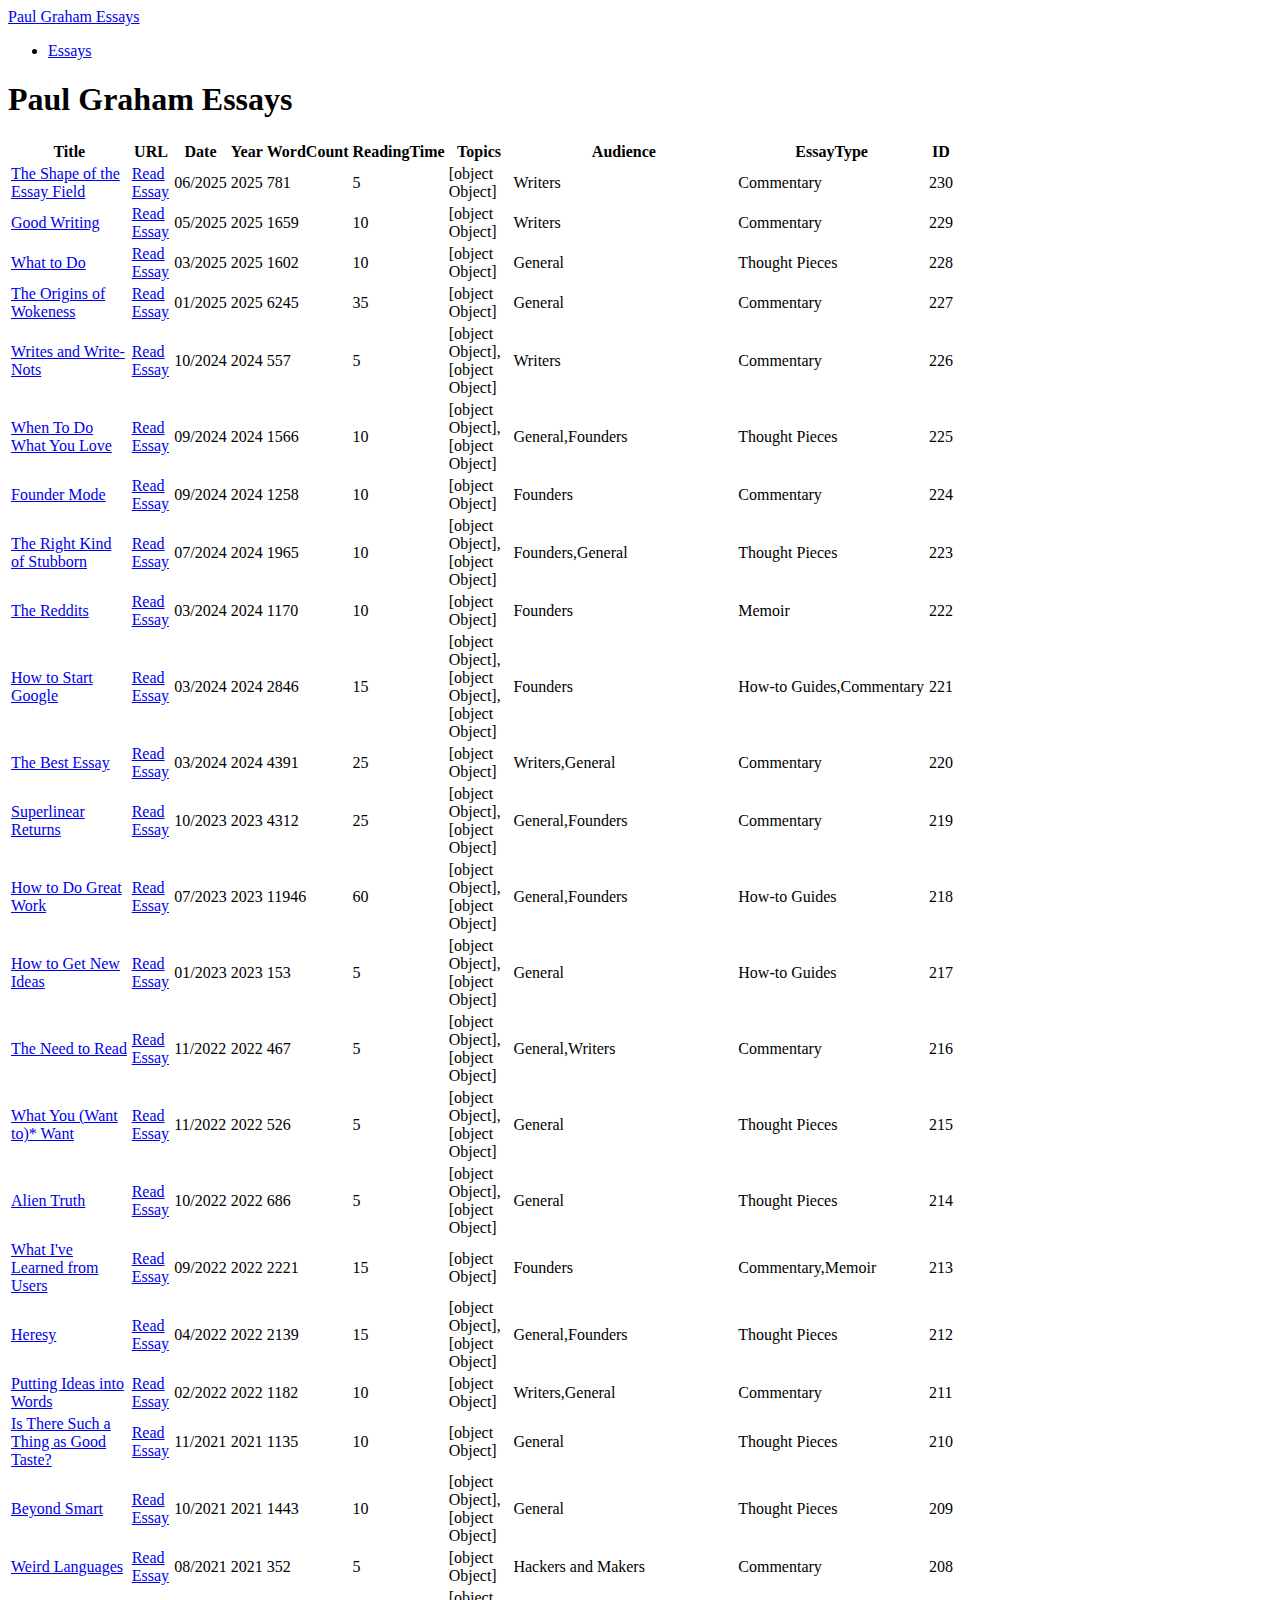
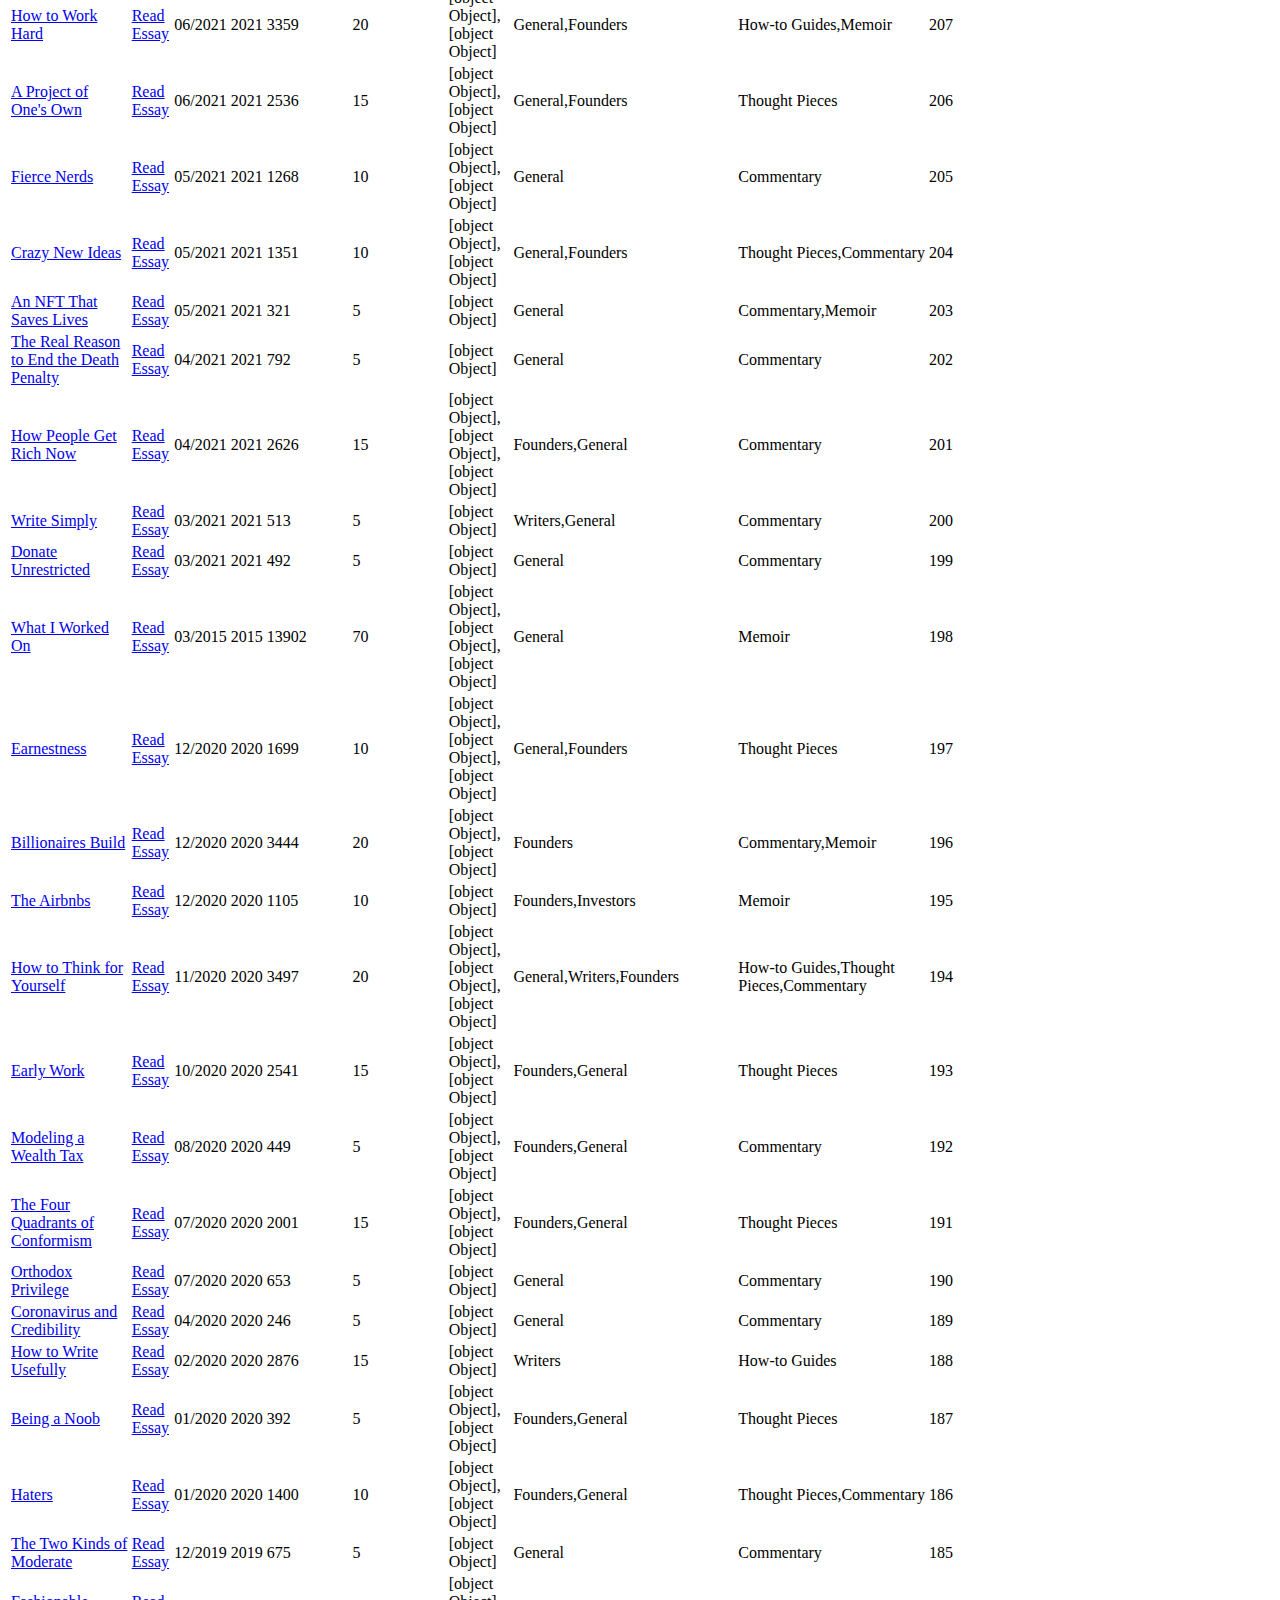
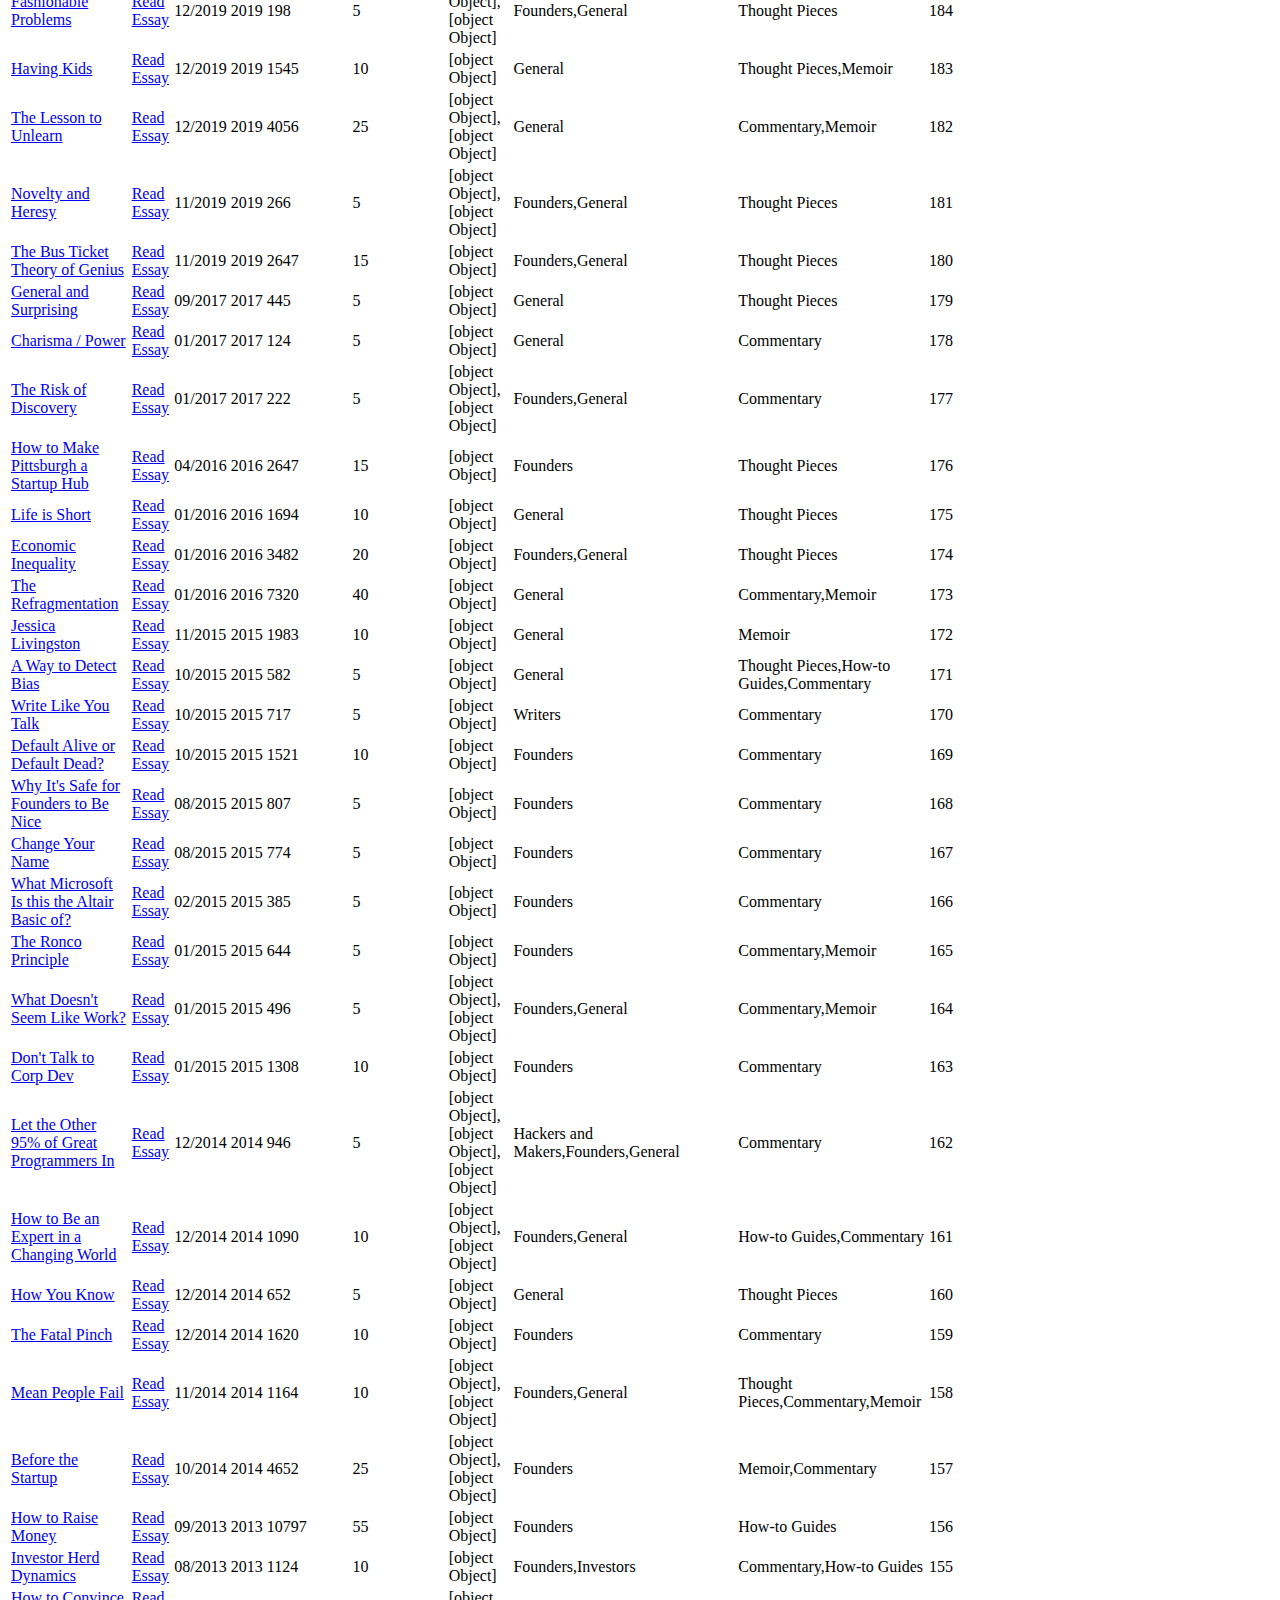
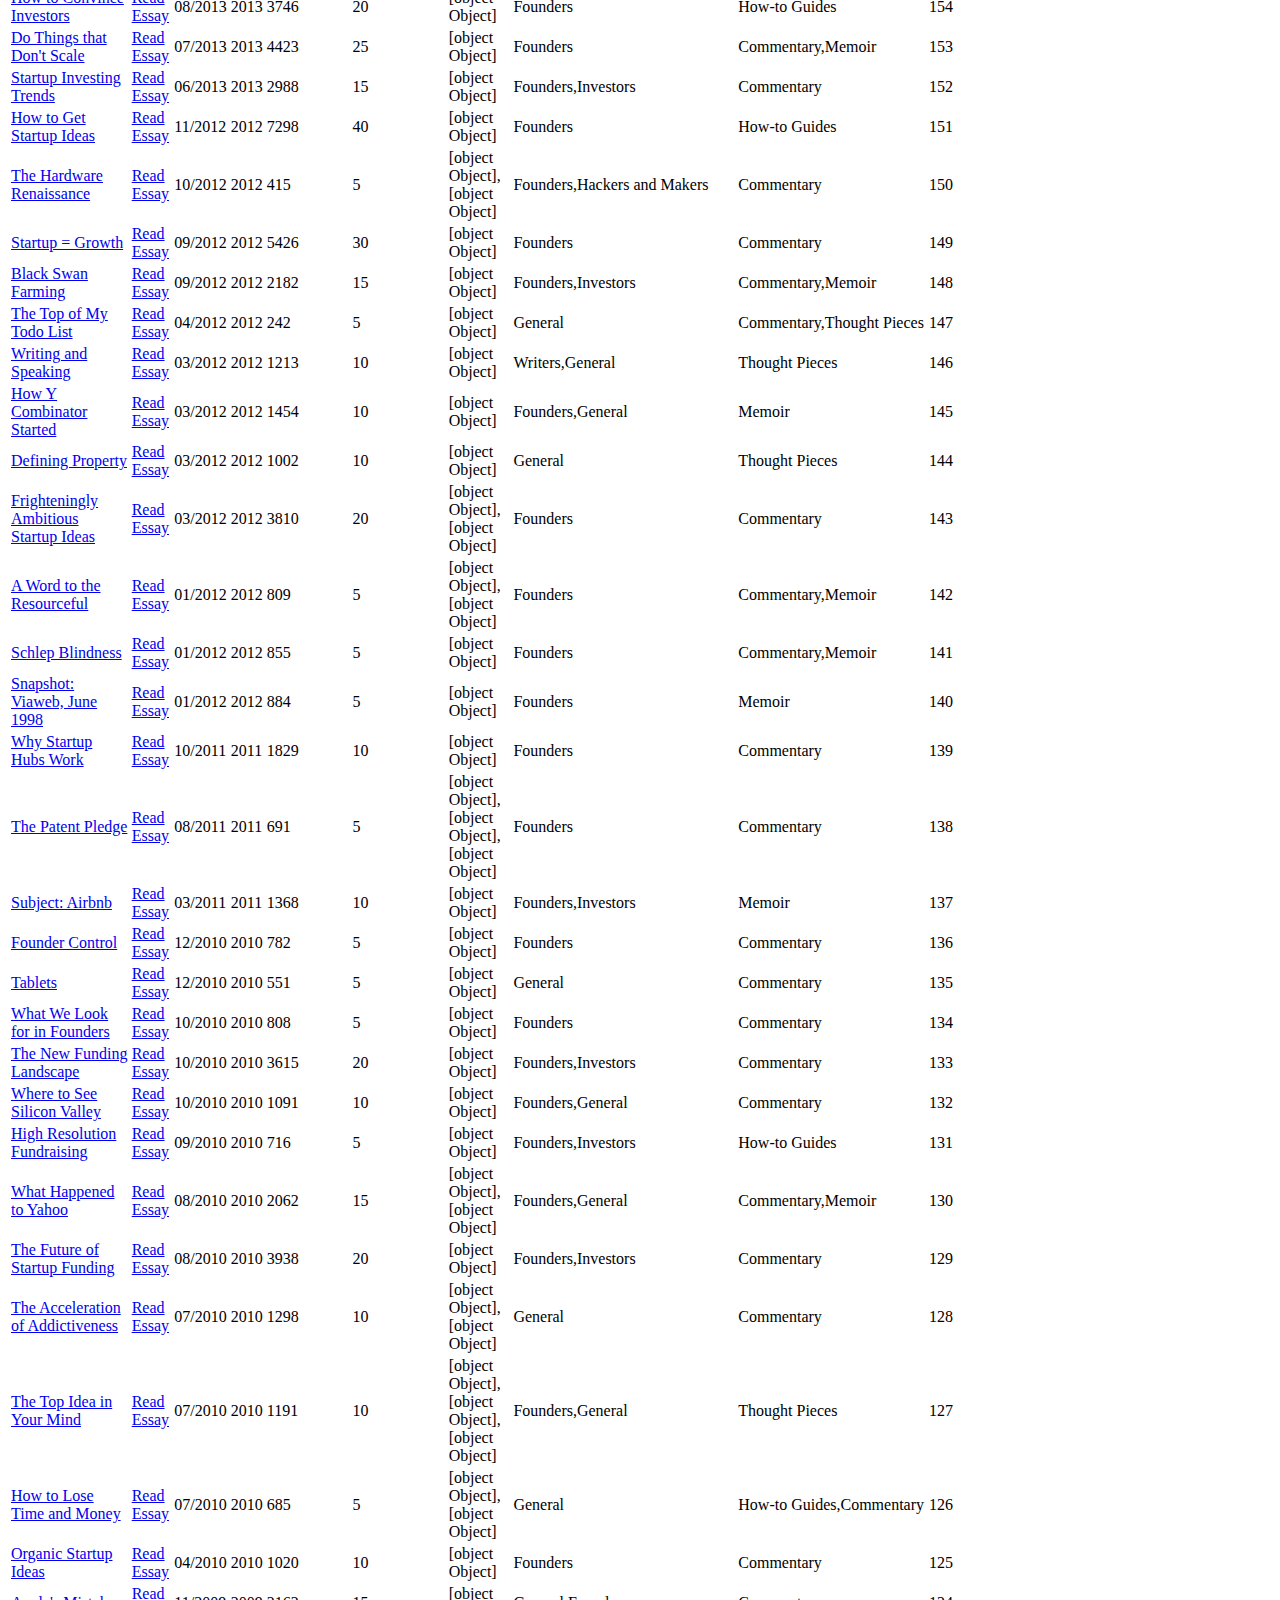
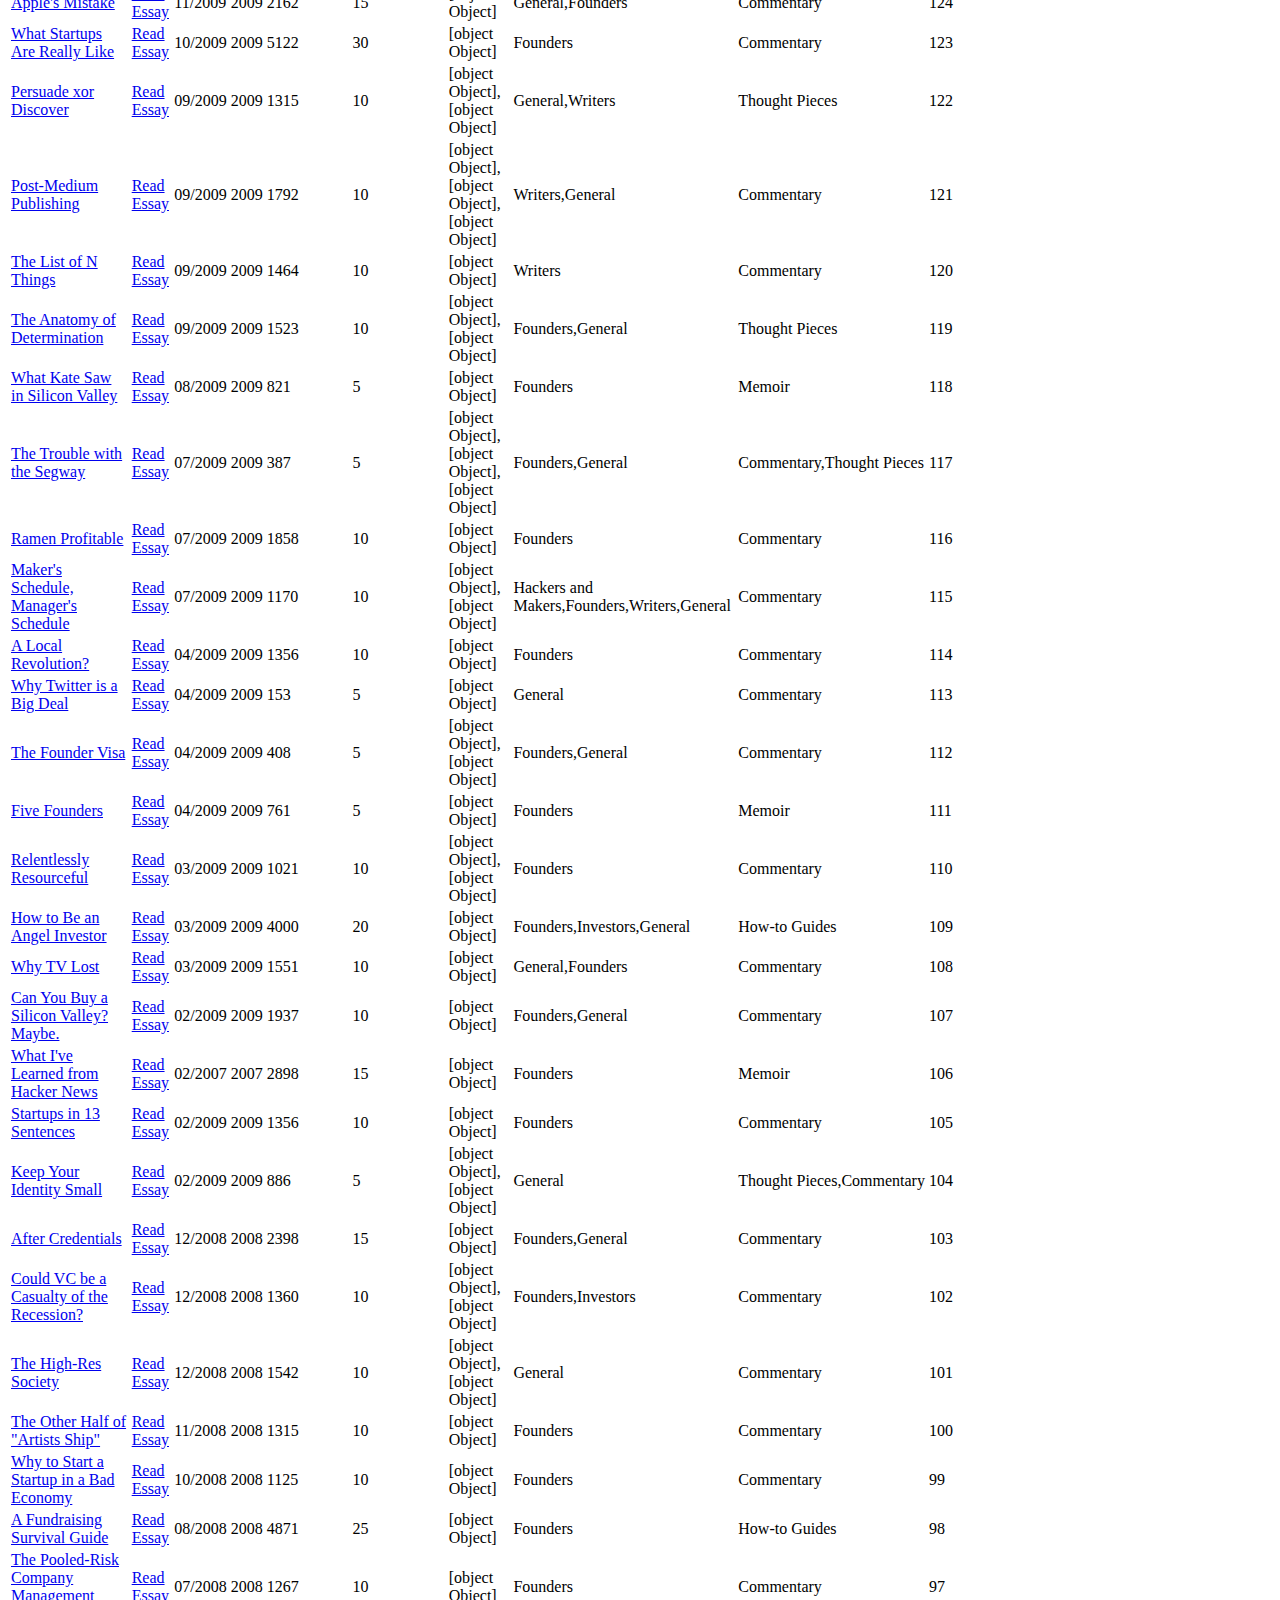
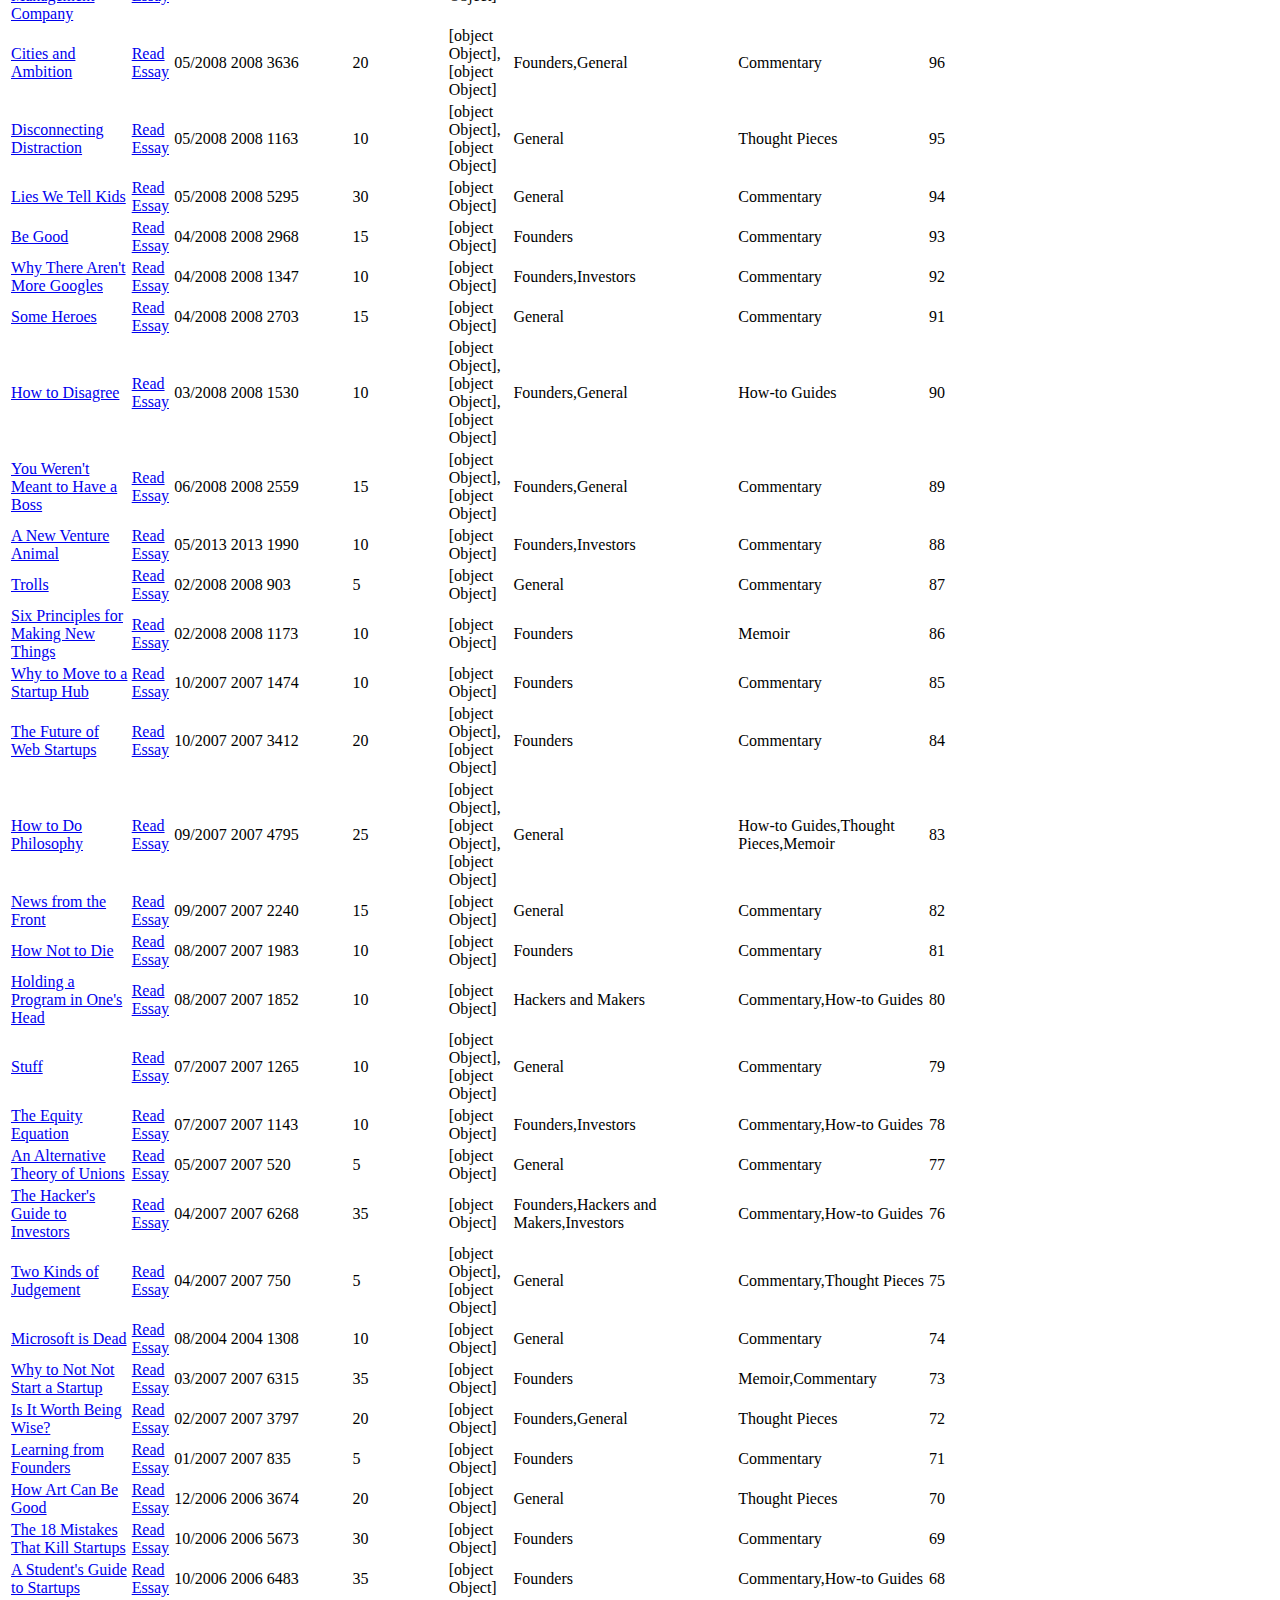
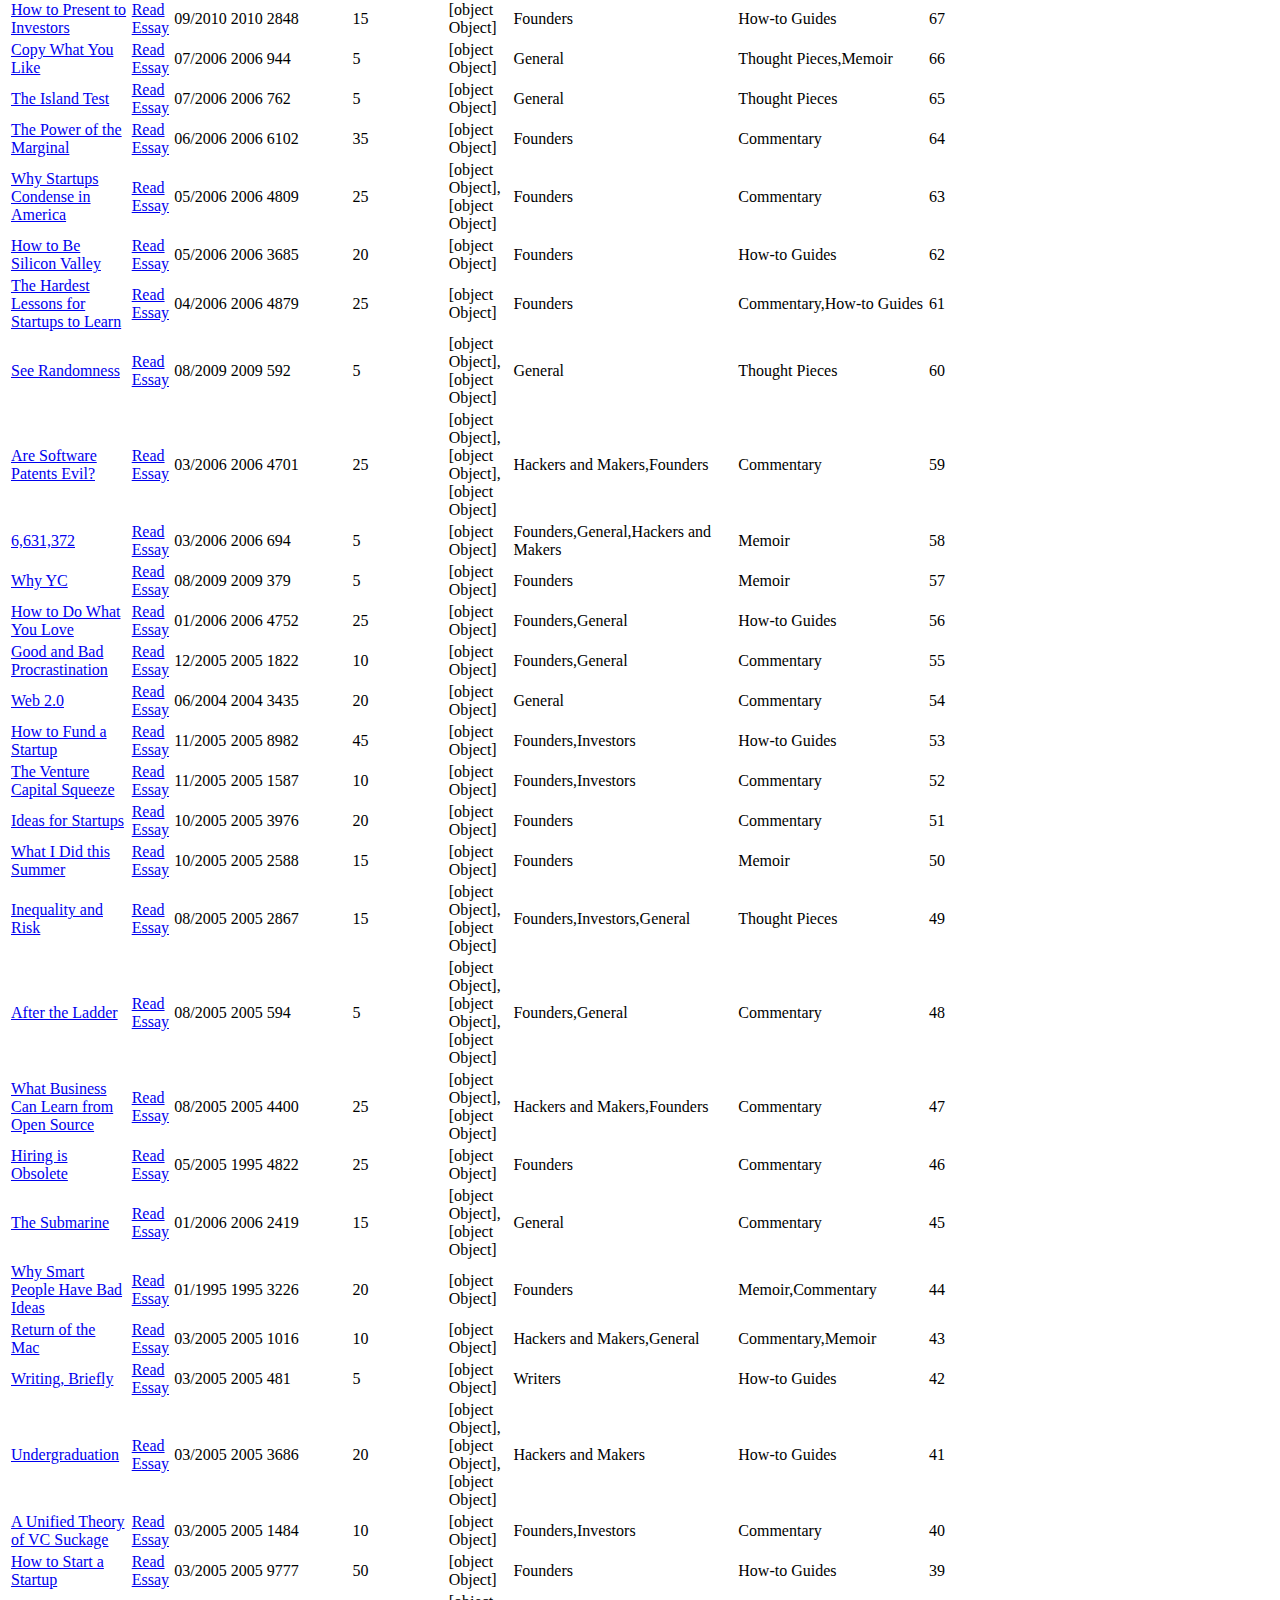
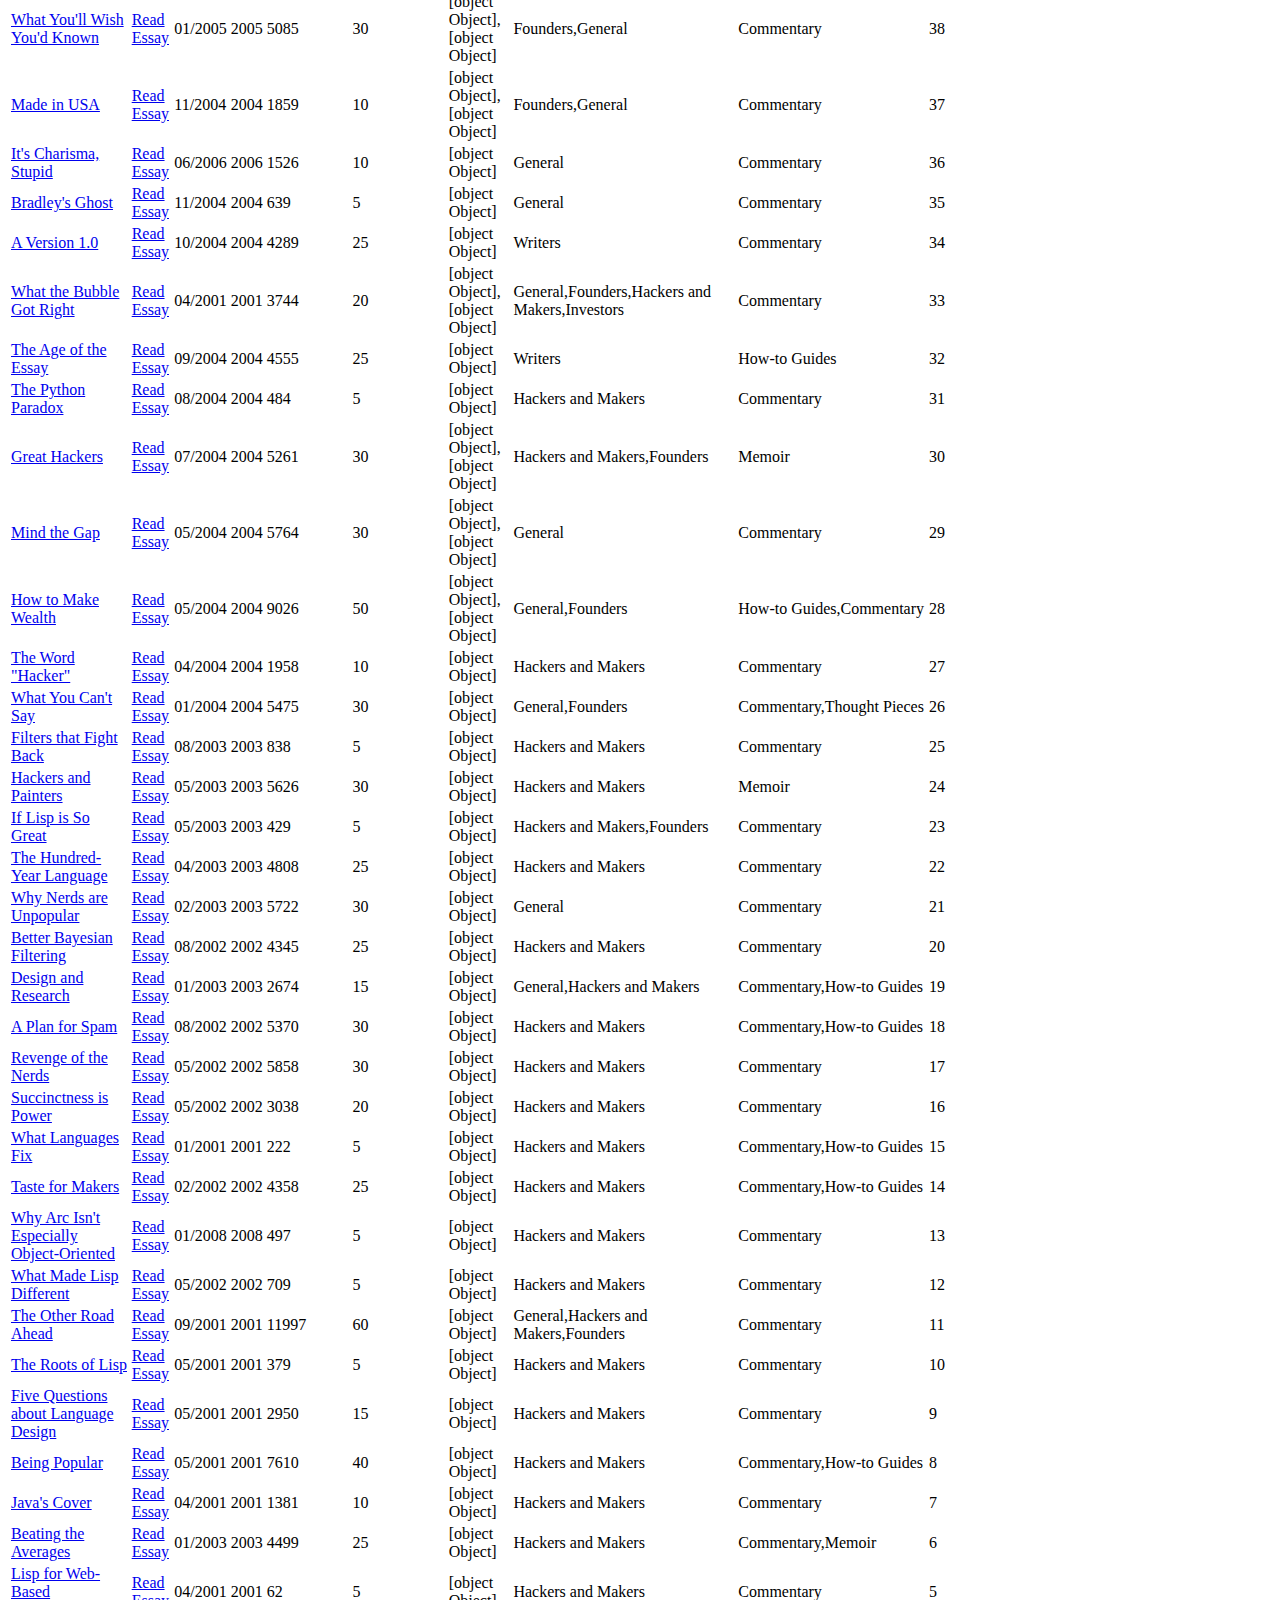
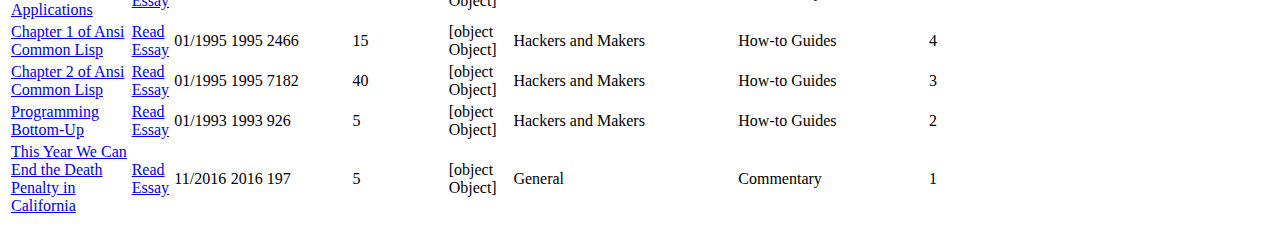
<file: essays.html>
<!DOCTYPE HTML>
<html>
    <header>
        <title>Paul Graham Essays</title>
    </header>
    <body>
        <!---Navigation--->
        <nav class="navbar navbar-expand-lg bg-secondary text-uppercase fixed-top" id="mainNav">
            <div class="container">
                <a class="navbar-brand" href="./index.html">Paul Graham Essays</a>
                <ul class="navbar-nav ms-auto">
                    <li class="nav-item mx-0 mx-lg-1"><a class="nav-link py-3 px-0 px-lg-3 rounded" href="./essays.html">Essays</a></li>
                </ul>
            </div>
        </nav>
        <!--This code creates the middle section of the webpage-->
        <header class="masthead bg-primary text-white text-center">
            <h1>Paul Graham Essays</h1>
        </header>
        <!--Here is where the table will be loaded in. The actual table will be loaded in JavaScript.-->
        <section class="mt-5 text-center">
            <div id="showDataJSON"></div>
        </section>
    </body>

    <script>
        /*
        * RENDERING THE JSON TABLE
        * Get JSON data from file
        * Get headers from retrieved data
        * Set headers for table
        * Add data to table
        * Add table to DOM
        */
        fetch('./essays.json')
            .then(response => response.json())
            .then(data => {

                /*
                This section creates the base table and finds the root json node.
                */
                var jsonTable = document.createElement("table");
                var tr = jsonTable.insertRow(-1);
                jsonTable.style.width = "75%";
                let root;
                for (let prop in data) {
                    root = prop;
                }

                /*
                This section selects the headers for the table
                */
                let headers = Object.keys(data[root][0]);
                headers.forEach(header => {
                    var th = document.createElement("th");
                    th.innerHTML = header;
                    tr.appendChild(th);
                })

                /*
                This section adds the data into each row of the list
                */
                let items = Object.keys(data[root]);
                items.forEach(item => {
                    tr = jsonTable.insertRow(-1);
                    for (let key in data[root][item]) {
                       var tabCell = tr.insertCell(-1);
                       // Make the title a clickable link if this is the URL column
                       if (key === 'URL') {
                           var link = document.createElement('a');
                           link.href = data[root][item][key];
                           link.innerHTML = 'Read Essay';
                           link.target = '_blank';
                           tabCell.appendChild(link);
                       } else if (key === 'Title') {
                           // Make the title itself a link too
                           var link = document.createElement('a');
                           link.href = data[root][item]['URL'];
                           link.innerHTML = data[root][item][key];
                           link.target = '_blank';
                           tabCell.appendChild(link);
                       } else {
                           tabCell.innerHTML = data[root][item][key];
                       }
                    }
                })

                /*
                This section adds the table to the HTML
                */
                var divContainer = document.getElementById("showDataJSON");
                divContainer.innerHTML = "";
                divContainer.appendChild(jsonTable);
            });
    </script>
</html>
</file>
<file: style.css>
/* ========================================
   RESET AND BASE STYLES
   ======================================== */

/* reset all default browser spacing and use border-box model */
* {
    margin: 0;
    padding: 0;
    box-sizing: border-box;
}

/* base body styles: full viewport height with column layout */
body {
    font-family: -apple-system, BlinkMacSystemFont, 'Segoe UI', Roboto, Oxygen, Ubuntu, Cantarell, sans-serif;
    line-height: 1.6;
    color: #333;
    background-color: white;
    margin: 0;
    padding: 0;
    height: 100vh; /* full viewport height */
    display: flex;
    flex-direction: column; /* header at top, content fills remaining space */
}

/* ========================================
   LAYOUT STRUCTURE
   ======================================== */

/* three-column main layout: filters | essays | preview */
.main-content {
    display: flex;
    flex: 1; /* take up all remaining space after header */
    overflow: hidden;
    gap: 0;
    width: 100%;
}

/* left sidebar: contains all filter and sort controls */
.filters-sidebar {
    flex: 1;
    min-width: 280px;
    max-width: 400px;
    background-color: white;
    padding: 2rem 2rem 2rem 4rem;
    overflow-y: auto; /* scrollable if filters exceed height */
}

/* middle pane: displays filtered essay list */
.middle-pane {
    flex: 1;
    min-width: 400px;
    overflow-y: auto; /* scrollable essay list */
    background-color: white;
    padding: 2rem 3rem;
    border-right: 1px solid #e5e7eb;
}

/* right pane: iframe preview (hidden by default) */
.right-pane {
    flex: 1; /* expands to fill available space on wide screens */
    min-width: 600px;
    background: white;
    display: none; /* hidden until essay is clicked */
    flex-direction: column;
    overflow: hidden;
}

/* show right pane when essay is selected */
.right-pane.visible {
    display: flex;
}

/* ========================================
   HEADER
   ======================================== */

/* black header with logo and search bar */
header {
    background: #000;
    color: #000;
    padding: 0;
    flex-shrink: 0;
    border-bottom: 1px solid #e5e7eb;
    position: relative;
}

/* header content wrapper: centered with max width */
.header-content {
    max-width: 1200px;
    margin: 0 auto;
    display: flex;
    flex-direction: row;
    align-items: stretch;
    gap: 1.5rem;
    padding: 2rem 4rem;
}

/* ascii art logo positioned absolutely on left */
.header-image {
    height: 100%;
    width: auto;
    flex-shrink: 0;
    position: absolute;
    left: 0;
    top: 0;
    bottom: 0;
}

/* right side of header: title and search */
.header-text-content {
    flex: 1;
    display: flex;
    flex-direction: column;
    align-items: center;
    gap: 1rem;
    margin-left: 200px; /* offset for logo */
}

/* main page title */
h1 {
    font-size: 2rem;
    margin-bottom: 0;
    color: #fff;
    font-weight: 300;
}

/* ========================================
   SEARCH BAR
   ======================================== */

/* search container with clear button */
.search-container {
    width: 100%;
    max-width: 600px;
    position: relative;
}

/* rounded search input with shadow */
.search-bar {
    width: 100%;
    padding: 0.6rem 3rem 0.6rem 1.5rem;
    border: none;
    border-radius: 50px;
    font-size: 0.9rem;
    box-shadow: 0 2px 8px rgba(0, 0, 0, 0.15);
    outline: none;
}

/* enhance shadow on focus */
.search-bar:focus {
    box-shadow: 0 4px 12px rgba(0, 0, 0, 0.25);
}

/* clear button (X) inside search bar */
.search-clear {
    position: absolute;
    right: 1.25rem;
    top: 50%;
    transform: translateY(-50%);
    font-size: 1.5rem;
    color: #9ca3af;
    cursor: pointer;
    display: none; /* hidden by default */
    user-select: none;
    transition: color 0.2s ease;
    line-height: 1;
}

/* hover state for clear button */
.search-clear:hover {
    color: #6f1314;
}

/* show clear button when there's text in search */
.search-clear.visible {
    display: block;
}

/* ========================================
   FILTER SECTIONS (SIDEBAR)
   ======================================== */

/* divider between filter groups */
.section-divider {
    margin: 2rem 0 1.5rem 0;
    padding-top: 2rem;
    border-top: 2px solid #e5e7eb;
    display: flex;
    justify-content: space-between;
    align-items: center;
}

/* first divider has no top border/padding */
.section-divider:first-child {
    margin-top: 0;
    padding-top: 0;
    border-top: none;
}

/* section headers (FILTER, SORT) */
.section-title {
    font-size: 0.875rem;
    font-weight: 700;
    color: #000;
    text-transform: uppercase;
    letter-spacing: 0.05em;
    margin-bottom: 0;
}

/* reset buttons next to section headers */
.reset-filters-btn {
    color: #6b7280;
    cursor: pointer;
    font-size: 0.75rem;
    font-weight: 400;
    transition: all 0.2s ease;
    user-select: none;
}

/* hover state for reset buttons */
.reset-filters-btn:hover {
    color: #6f1314;
    text-decoration: underline;
}

/* individual filter group container */
.filter-group {
    margin-bottom: 1.5rem;
}

/* remove margin from last filter group */
.filter-group:last-child {
    margin-bottom: 0;
}

/* collapsible filter labels (Topics, Essay Type, etc.) */
.filter-label {
    display: flex;
    align-items: center;
    justify-content: space-between;
    font-size: 0.875rem;
    font-weight: 600;
    color: #6f1314; /* brand red */
    margin-bottom: 0.5rem;
    text-transform: uppercase;
    cursor: pointer;
    user-select: none;
}

/* minus sign when expanded */
.filter-label::after {
    content: '−';
    font-size: 1.2rem;
    line-height: 1;
    color: #9ca3af;
    font-weight: 400;
}

/* plus sign when collapsed */
.filter-label.collapsed::after {
    content: '+';
}

/* filter content area */
.filter-content {
    display: block;
}

/* hide content when collapsed */
.filter-content.collapsed {
    display: none;
}

/* ========================================
   TOPIC TREE (hierarchical filters)
   ======================================== */

/* tree structure for topics/types/audiences */
.topic-tree {
    display: flex;
    flex-direction: column;
    gap: 0.25rem;
}

/* individual tree item (clickable) */
.tree-item {
    display: flex;
    align-items: center;
    justify-content: space-between;
    padding: 0.3rem 0;
    cursor: pointer;
    user-select: none;
}

/* tree item text */
.tree-item-label {
    font-size: 0.9rem;
    color: #111827;
    font-weight: 400;
    line-height: 1.4;
    position: relative;
    width: fit-content;
}

/* underline animation on hover */
.tree-item:hover .tree-item-label::after {
    transform: scaleX(1);
}

/* bold text when selected */
.tree-item.selected .tree-item-label {
    font-weight: 700;
}

/* count badge showing number of essays */
.count-badge {
    display: inline-flex;
    align-items: center;
    justify-content: center;
    min-width: 28px;
    height: 20px;
    padding: 0 8px;
    background: #f3f4f6;
    color: #6b7280;
    border-radius: 10px;
    font-size: 0.75rem;
    font-weight: 500;
    margin-left: 0.5rem;
}

/* sort number badge (1, 2) for primary/secondary sort */
.sort-number {
    display: inline-flex;
    align-items: center;
    justify-content: center;
    width: 20px;
    height: 20px;
    background: #6f1314; /* brand red */
    color: white;
    border-radius: 10px;
    font-size: 0.7rem;
    font-weight: 600;
    margin-left: 0.5rem;
}

/* nested tree levels (hidden by default) */
.tree-children {
    display: none;
    flex-direction: column;
    gap: 0.25rem;
    margin-top: 0.3rem;
    margin-left: 0.75rem;
}

/* show nested levels when expanded */
.tree-children.expanded {
    display: flex;
}

/* indentation for level 2 items */
.tree-level-2 {
    margin-left: 0.5rem;
}

/* indentation for level 3 items */
.tree-level-3 {
    margin-left: 1rem;
}

/* ========================================
   RANGE SLIDERS (year and reading time)
   ======================================== */

/* range slider container */
.range-slider-container {
    padding: 0.5rem 0;
}

/* min/max value display */
.range-values {
    display: flex;
    justify-content: space-between;
    margin-bottom: 0.75rem;
    font-size: 0.85rem;
    color: #6b7280;
}

/* actual values (bold) */
.range-value {
    font-weight: 500;
    color: #111827;
}

/* wrapper for dual range slider */
.dual-range-wrapper {
    position: relative;
    height: 30px;
}

/* background track (gray) */
.range-track-bg {
    position: absolute;
    width: 100%;
    height: 4px;
    background: #e5e7eb;
    border-radius: 2px;
    pointer-events: none;
    top: 13px;
}

/* filled track between handles (red) */
.range-track-fill {
    position: absolute;
    height: 4px;
    background: #6f1314;
    border-radius: 2px;
    pointer-events: none;
    z-index: 1;
    top: 13px;
}

/* base range input styles */
.range-input {
    -webkit-appearance: none;
    appearance: none;
    width: 100%;
    height: 4px;
    background: transparent;
    outline: none;
    position: absolute;
    pointer-events: none; /* only thumbs are clickable */
    top: 13px;
}

/* webkit slider thumb (chrome/safari) */
.range-input::-webkit-slider-thumb {
    -webkit-appearance: none;
    appearance: none;
    width: 18px;
    height: 18px;
    background: #6f1314;
    border: 2px solid white;
    border-radius: 50%;
    cursor: pointer;
    box-shadow: 0 2px 4px rgba(0, 0, 0, 0.2);
    transition: all 0.2s ease;
    pointer-events: auto; /* make thumb clickable */
    position: relative;
    z-index: 2;
    margin-top: -6px;
}

/* thumb hover effect */
.range-input::-webkit-slider-thumb:hover {
    transform: scale(1.15);
    box-shadow: 0 2px 6px rgba(0, 0, 0, 0.3);
}

/* firefox slider thumb */
.range-input::-moz-range-thumb {
    width: 18px;
    height: 18px;
    background: #6f1314;
    border: 2px solid white;
    border-radius: 50%;
    cursor: pointer;
    box-shadow: 0 2px 4px rgba(0, 0, 0, 0.2);
    transition: all 0.2s ease;
    pointer-events: auto;
    position: relative;
    z-index: 2;
    margin-top: -6px;
}

/* firefox thumb hover effect */
.range-input::-moz-range-thumb:hover {
    transform: scale(1.15);
    box-shadow: 0 2px 6px rgba(0, 0, 0, 0.3);
}

/* webkit slider track */
.range-input::-webkit-slider-runnable-track {
    width: 100%;
    height: 6px;
    background: transparent;
    border-radius: 3px;
}

/* firefox slider track */
.range-input::-moz-range-track {
    width: 100%;
    height: 6px;
    background: transparent;
    border-radius: 3px;
}

/* max slider has higher z-index to be on top */
.range-max {
    z-index: 3;
}

/* ========================================
   ESSAY LIST (middle pane)
   ======================================== */

/* essay count text at top of list */
.essay-count {
    text-align: left;
    margin: 0 0 1.5rem 0;
    color: #111827;
    font-size: 0.9rem;
    font-weight: 500;
}

/* essay list container */
#essayList {
    display: flex;
    flex-direction: column;
    gap: 1rem;
}

/* individual essay card */
.essay-item {
    background: white;
    padding: 0.5rem 0;
    cursor: pointer;
    transition: all 0.2s ease;
    display: flex;
    align-items: center;
    gap: 1rem;
}

/* selected essay has gray background */
.essay-item.selected {
    background: #f3f4f6;
    padding: 0.5rem;
    border-radius: 8px;
}

/* show underline on hover */
.essay-item:hover .essay-title::after {
    transform: scaleX(1);
}

/* bold title when selected */
.essay-item.selected .essay-title {
    font-weight: 600;
}

/* keep underline visible when selected */
.essay-item.selected .essay-title::after {
    transform: scaleX(1);
}

/* essay content wrapper */
.essay-content {
    flex: 1;
    display: flex;
    flex-direction: column;
    gap: 0.5rem;
}

/* essay title with underline animation */
.essay-title {
    font-size: 1rem;
    font-weight: 400;
    color: #111827;
    transition: all 0.2s ease;
    position: relative;
    width: fit-content;
    display: flex;
    align-items: center;
    gap: 0.5rem;
}

/* underline animation for titles and tree items */
.essay-title::after,
.tree-item-label::after {
    content: '';
    position: absolute;
    width: 100%;
    height: 2px;
    bottom: -2px;
    left: 0;
    background-color: #000;
    transform: scaleX(0); /* hidden by default */
    transform-origin: left;
    transition: transform 0.3s ease;
}

/* metadata row (date, time, audience, type) */
.essay-meta-info {
    display: flex;
    flex-wrap: wrap;
    gap: 1rem;
    margin-top: 0.4rem;
    margin-bottom: 0.1rem;
}

/* all metadata info containers with icons */
.essay-date-info,
.essay-time-info,
.essay-audience-info,
.essay-type-info {
    display: flex;
    align-items: center;
    gap: 0.4rem;
    font-size: 0.875rem;
    color: #6b7280;
}

/* metadata icons should not shrink */
.calendar-icon,
.clock-icon,
.audience-icon,
.type-icon {
    flex-shrink: 0;
}

/* ========================================
   TAGS (topics, types, audiences)
   ======================================== */

/* tag container */
.essay-tags {
    display: flex;
    flex-wrap: wrap;
    gap: 0.5rem;
}

/* base tag style */
.tag {
    display: inline-block;
    padding: 0.25rem 0.75rem;
    border-radius: 16px;
    font-size: 0.75rem;
    font-weight: 500;
}

/* default topic tag color (gray) */
.topic-tag {
    background: #f3f4f6;
    color: #374151;
}

/* topic-specific tag colors */
.topic-startups {
    background: #fed7aa; /* orange */
    color: #9a3412;
}

.topic-society {
    background: #e9d5ff; /* purple */
    color: #6b21a8;
}

.topic-technology {
    background: #dbeafe; /* blue */
    color: #1e40af;
}

.topic-communication {
    background: #fef9c3; /* yellow */
    color: #854d0e;
}

.topic-personal-growth {
    background: #d1fae5; /* green */
    color: #065f46;
}

/* ========================================
   PREVIEW PANE (right side)
   ======================================== */

/* preview header with button */
.preview-header {
    padding: 0.75rem 1rem;
    background: #ffffff;
    border-bottom: 1px solid #e5e7eb;
    display: flex;
    justify-content: flex-end;
}

/* "Go to Original Essay" button */
.go-to-original-btn {
    background: #1f2937;
    color: white;
    border: none;
    padding: 0.6rem 1rem;
    border-radius: 4px;
    cursor: pointer;
    font-size: 0.875rem;
    font-weight: 500;
    text-decoration: none;
    transition: all 0.2s ease;
    display: inline-block;
}

/* button hover state */
.go-to-original-btn:hover {
    background: #374151;
}

/* iframe container */
.preview-container {
    flex: 1;
    position: relative;
    background: #ffffff;
    overflow: hidden;
    height: 100%;
}

/* iframe with offset for paulgraham.com (hides nav) */
.preview-iframe {
    width: 120%;
    height: 120%;
    border: none;
    position: absolute;
    left: 0;
    top: 0;
    transform: translate(-80px, -55px); /* offset to hide header */
}

/* iframe without offset for other sites */
.preview-iframe-no-offset {
    width: 100%;
    height: 100%;
    border: none;
    position: absolute;
    left: 0;
    top: 0;
}

/* ========================================
   LINKS
   ======================================== */

/* global link styles */
a {
    color: #6f1314; /* brand red */
    text-decoration: none;
}

/* underline on hover */
a:hover {
    text-decoration: underline;
}
</file>
